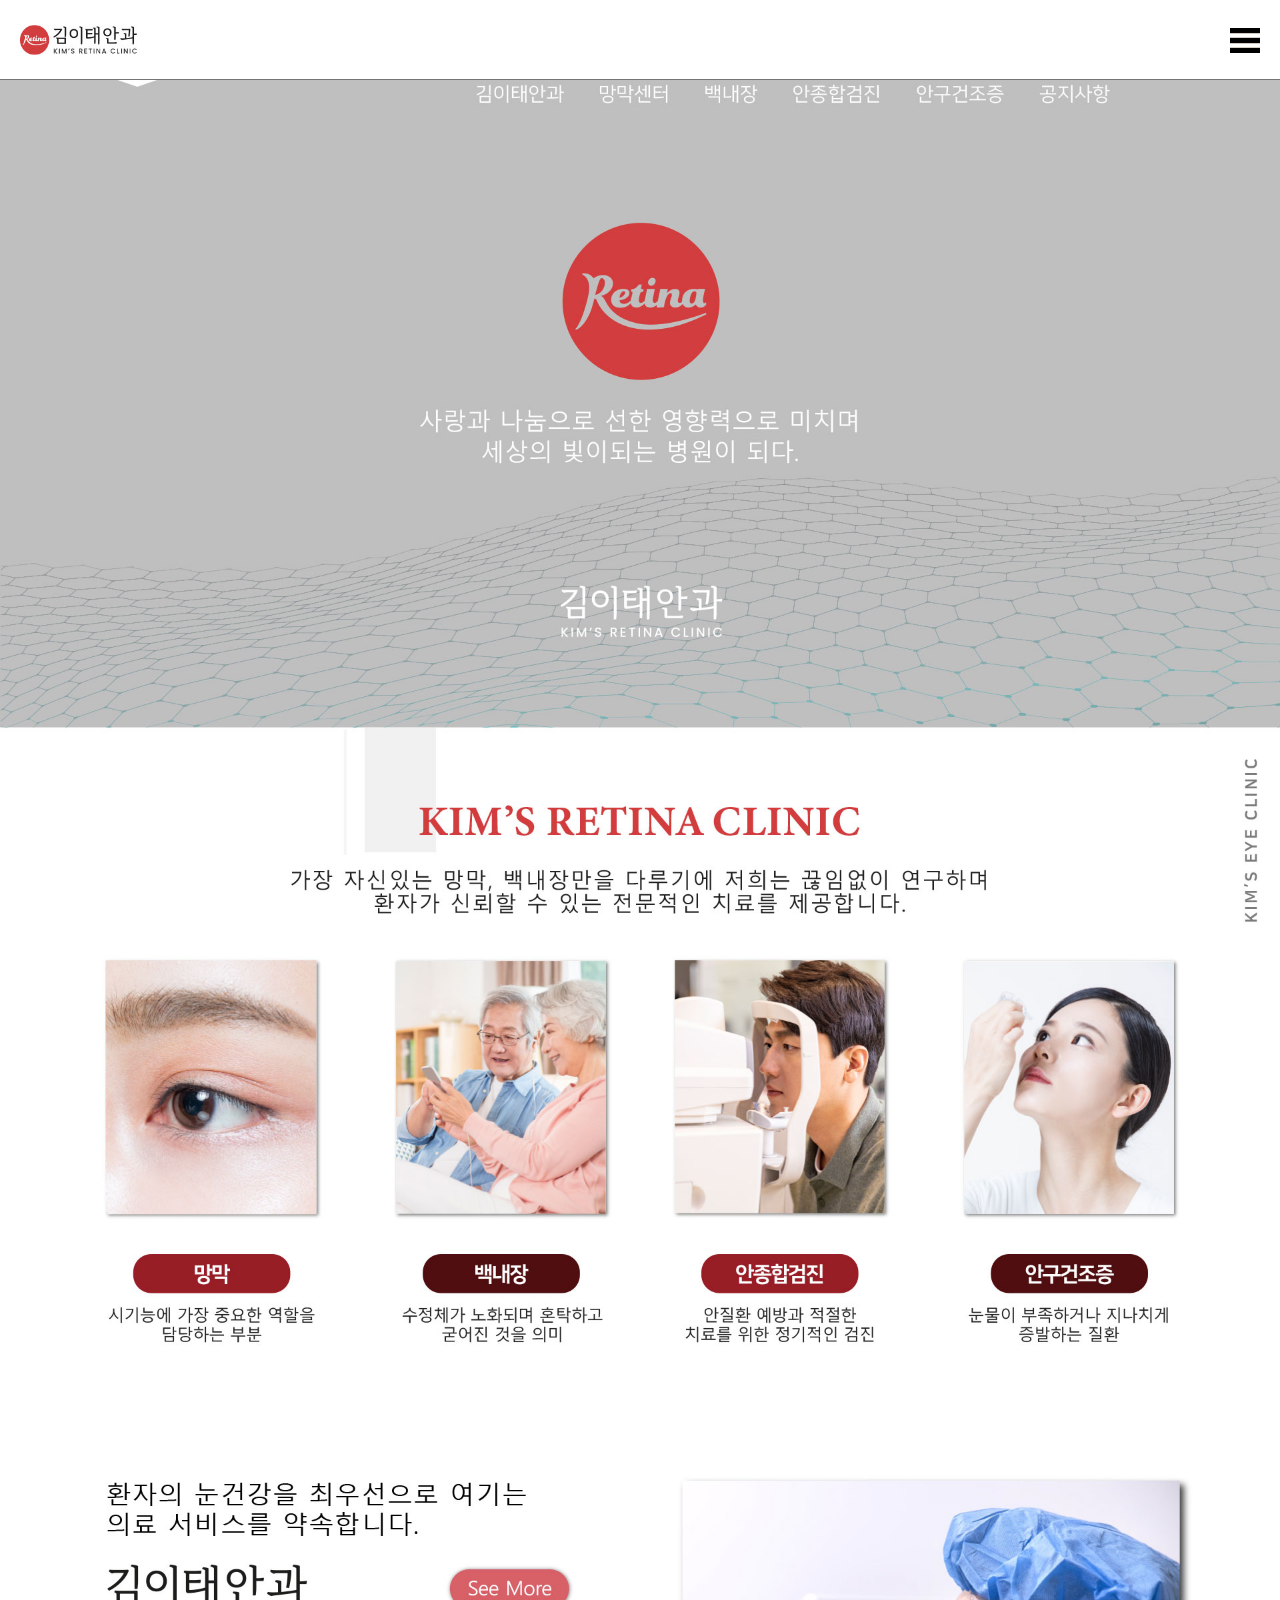
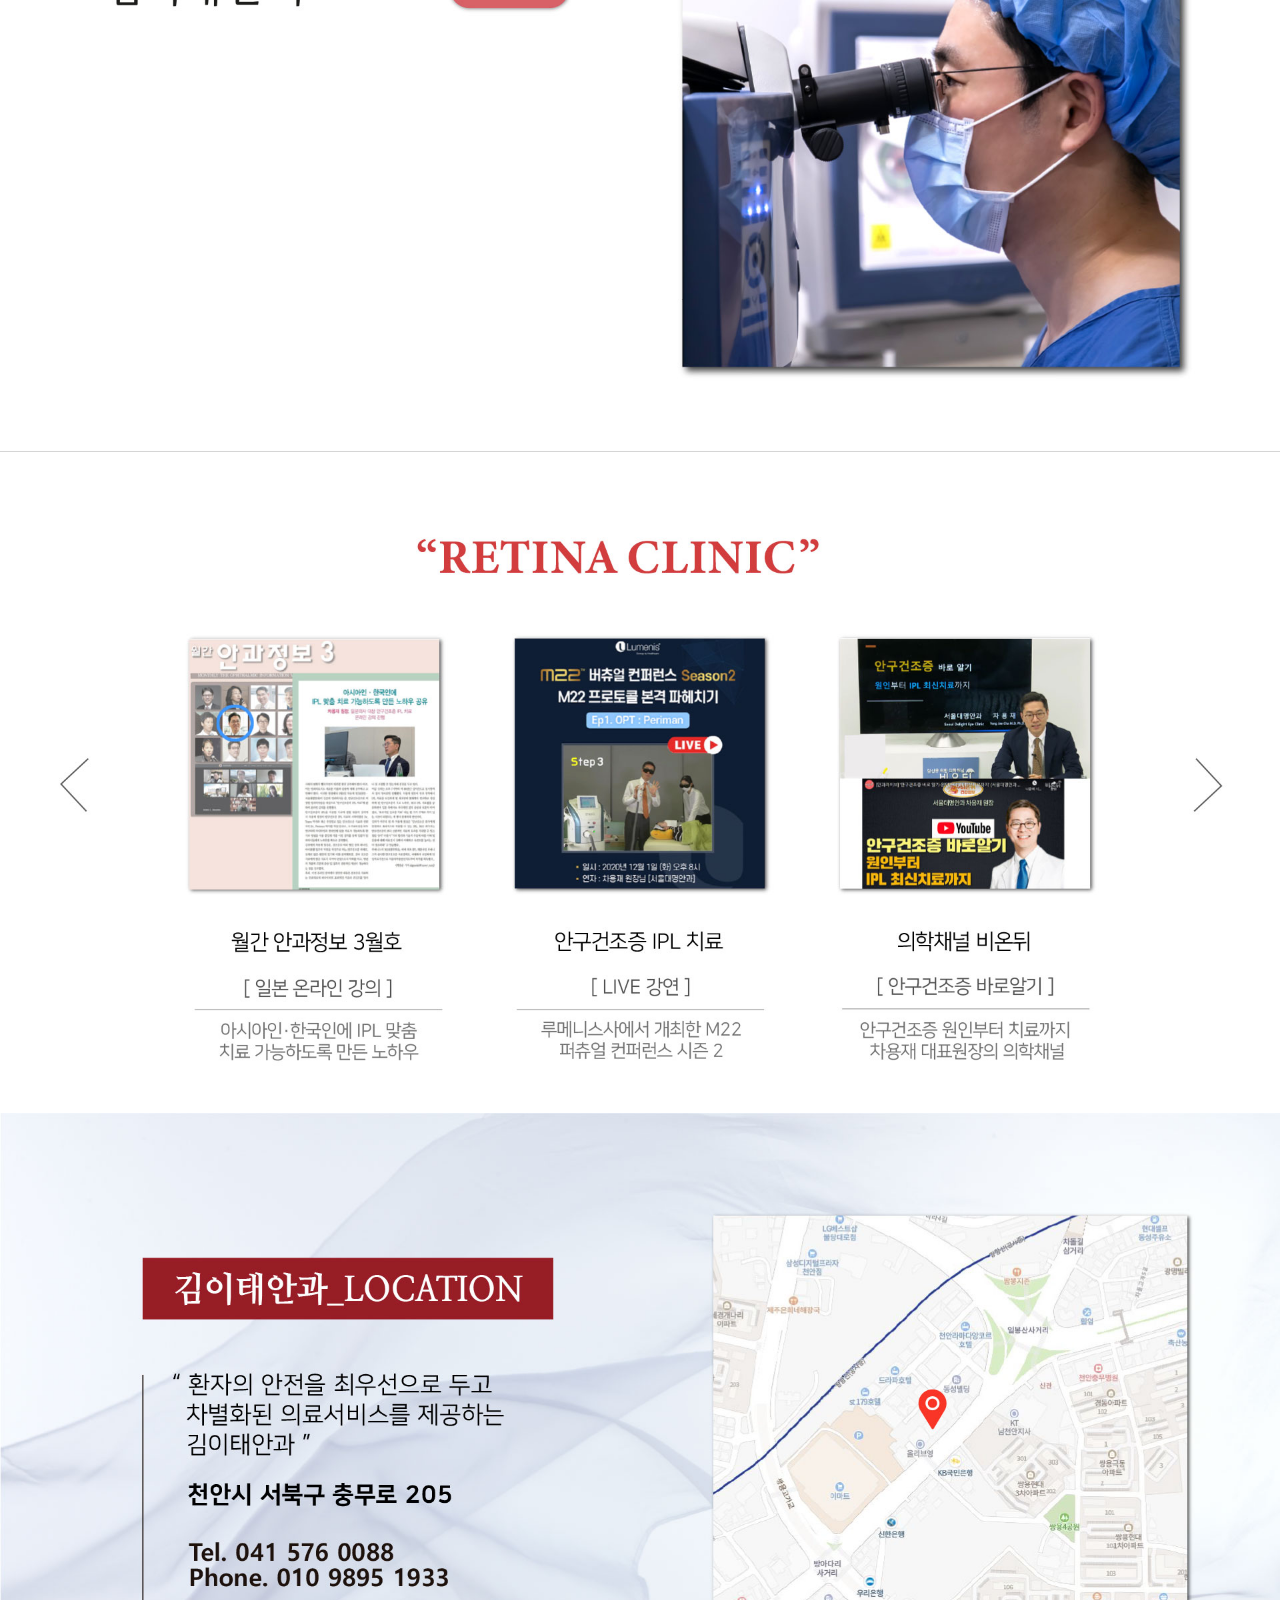
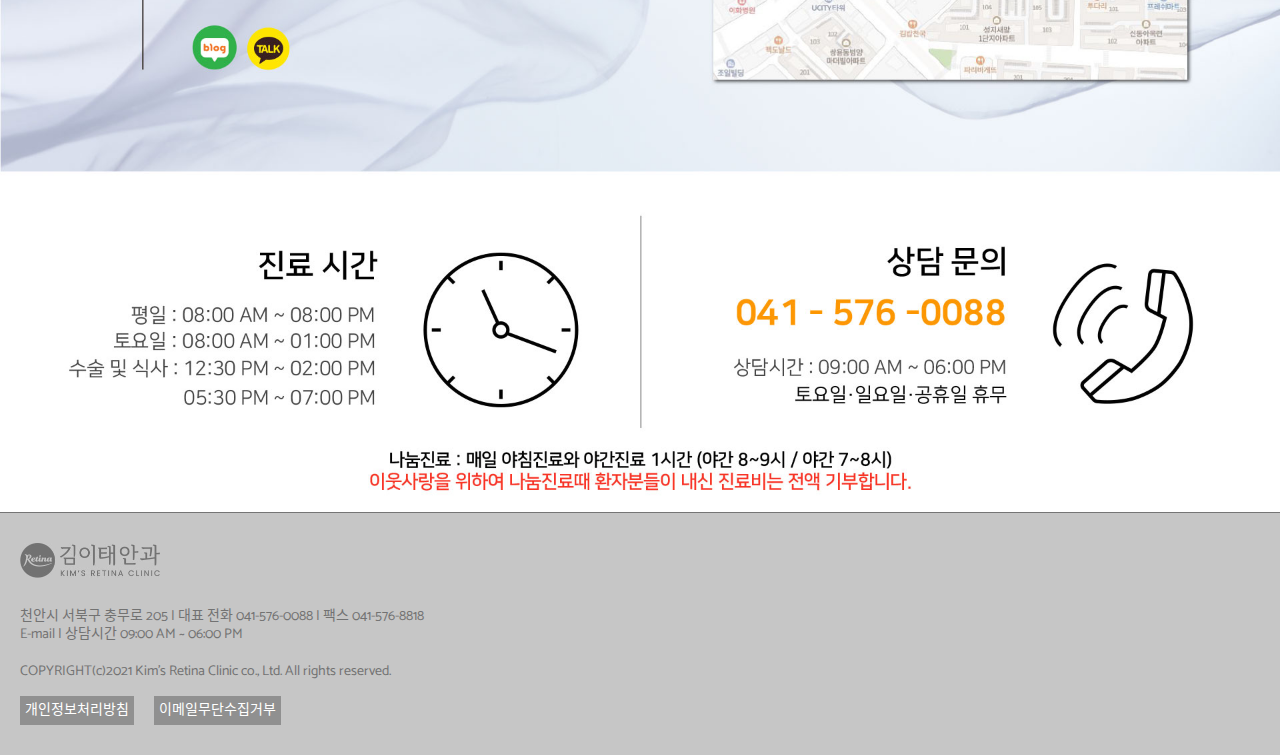
<file: index.html>
<!DOCTYPE html>
<html lang="ko" class="mains">
<head>
<meta charset="utf-8">
<meta name="viewport" content="width=device-width, initial-scale=1.0, maximum-scale=1.0, user-scalable=no">
<meta name="description" content="">
<meta name="keywords"    content="">
<title>김태안안과</title>
<link rel="stylesheet" href="https://unpkg.com/swiper/swiper-bundle.min.css"/>
<link rel="stylesheet" type="text/css" href="./common/css/common.css">
</head>
<body>
<div id="wrap">
	<div class="header">
    <div class="head">
      <h1><a href="./index.html"><img src="./images/common/logo.jpg" alt=""></a></h1>
      <div class="mobile">        
        <ul>
          <li><a href="당뇨망막증.html">당뇨망막증</a></li>
          <li><a href="황반변성.html">황반변성</a></li>
          <li><a href="망막혈관폐쇄증.html">망막혈관폐쇄증</a></li>
          <li><a href="망막전막.html">망막전막</a></li>
          <li><a href="황반원공.html">황반원공</a></li>
          <li><a href="중심성장액망막병증.html">중심성장액망막병증</a></li>
          <li><a href="망막박리.html">망막박리</a></li>
          <li><a href="백내장.html">백내장</a></li>
        </ul>
      </div>
      <button type="button" class="mo_btn"></button>
    </div>
  </div>
  <div class="content">
    <div class="imgs"><img src="./images/main/img_main01.jpg" alt=""></div>
    <div class="imgs"><img src="./images/main/img_main02.jpg" alt=""></div>
    <div class="imgs">
      <img src="./images/main/img_main03.jpg" alt="" usemap="#image-map">
      <map name="image-map">
        <area target="_blank" alt="1" title="1" href="1" coords="667,258,868,337" shape="rect">
      </map>
    </div>
    <div class="imgs"><img src="./images/main/img_main04.jpg" alt=""></div>
    <div class="imgs"><img src="./images/main/img_main05.jpg" alt=""></div>
    <div class="imgs"><img src="./images/main/img_main06.jpg" alt=""></div>
  </div>
  <div class="footer">
    <div class="foot">
      <h2><img src="./images/common/logo_footer.jpg" alt=""></h2>
      <p>
        천안시 서북구 충무로 205 | 대표 전화 041-576-0088 | 팩스 041-576-8818<br/>
        E-mail | 상담시간 09:00 AM ~ 06:00 PM<br/><br/>
        COPYRIGHT(c)2021 Kim's Retina Clinic co., Ltd. All rights reserved.
      </p>
      <div class="btns">
        <a href="#">개인정보처리방침</a>
        <a href="#">이메일무단수집거부</a>
      </div>
    </div>
  </div>
</div>


<script src="./common/js/jquery.js"></script>
<script src="./common/js/common.js"></script>
<script src="http://mattstow.com/experiment/responsive-image-maps/jquery.rwdImageMaps.min.js"></script>
<script>
	$(function(){
    $('img[usemap]').rwdImageMaps();
  });
</script>
</body>
</html>
</file>
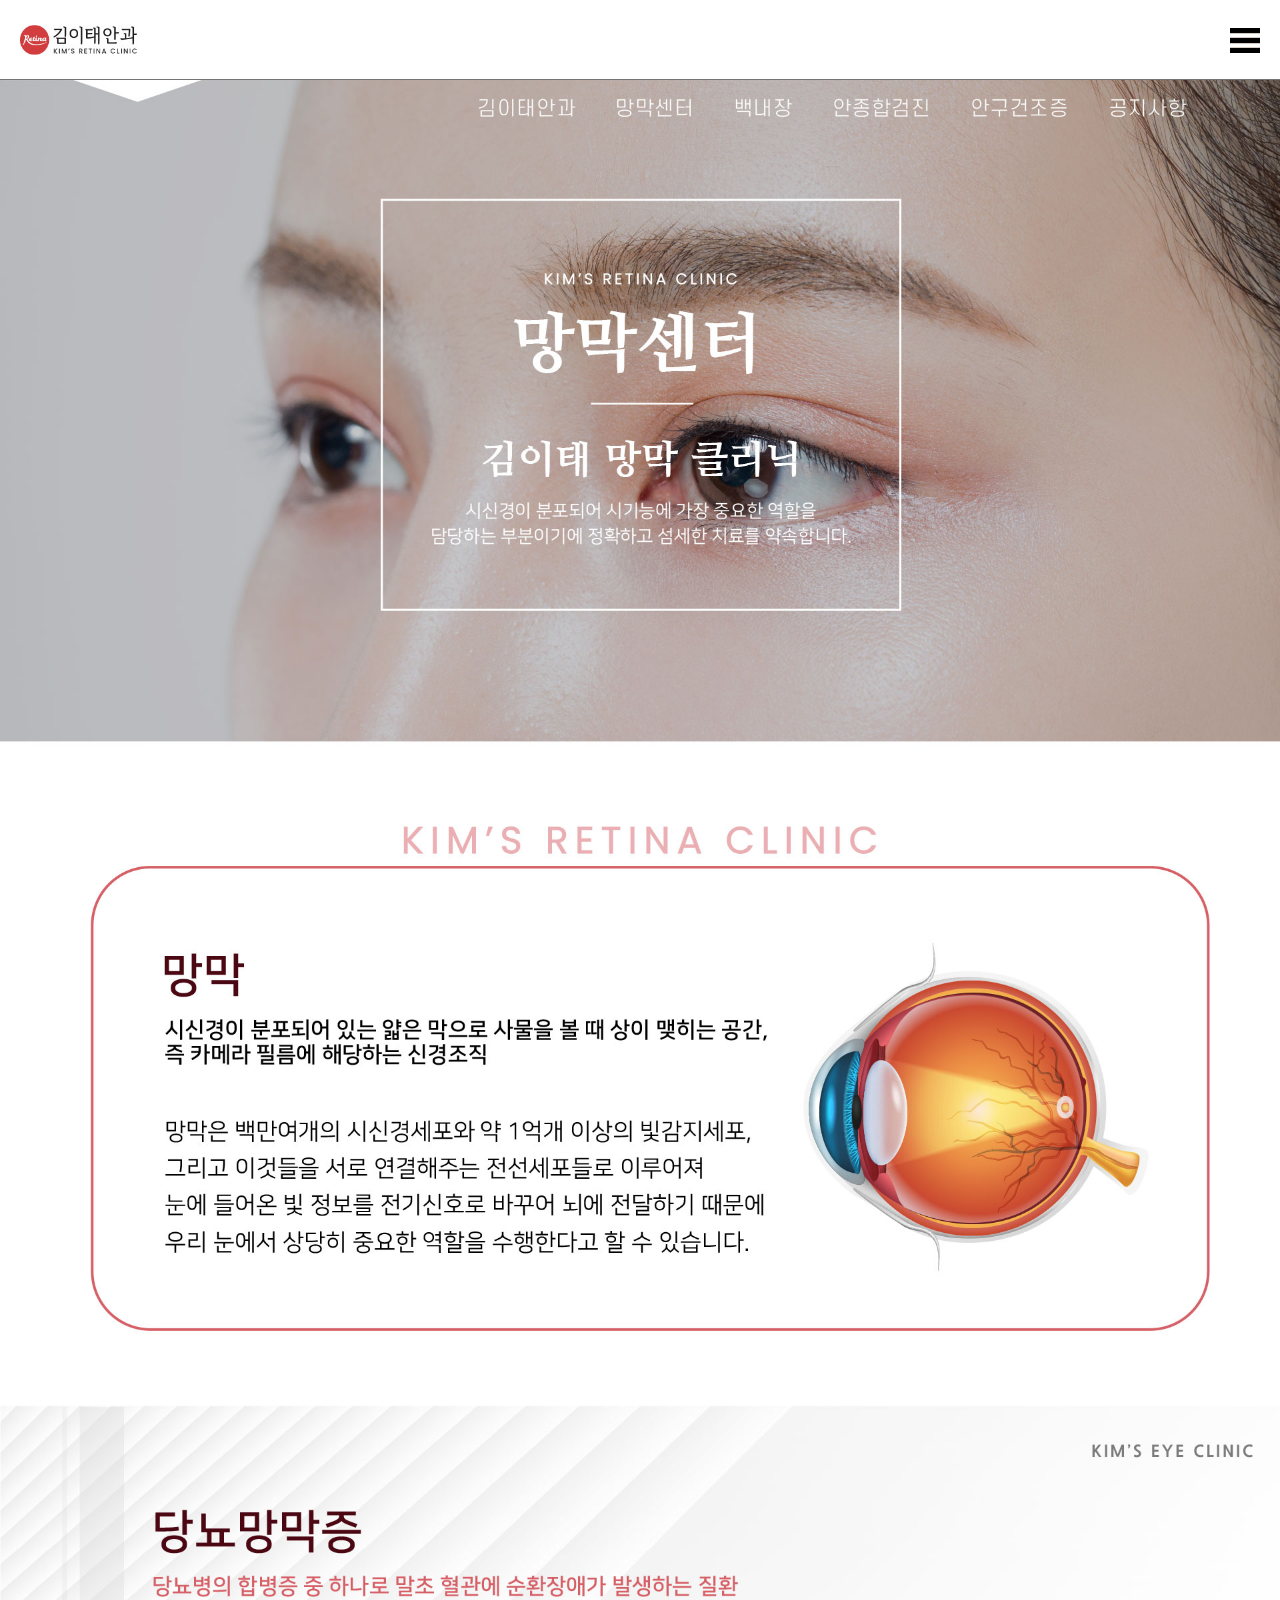
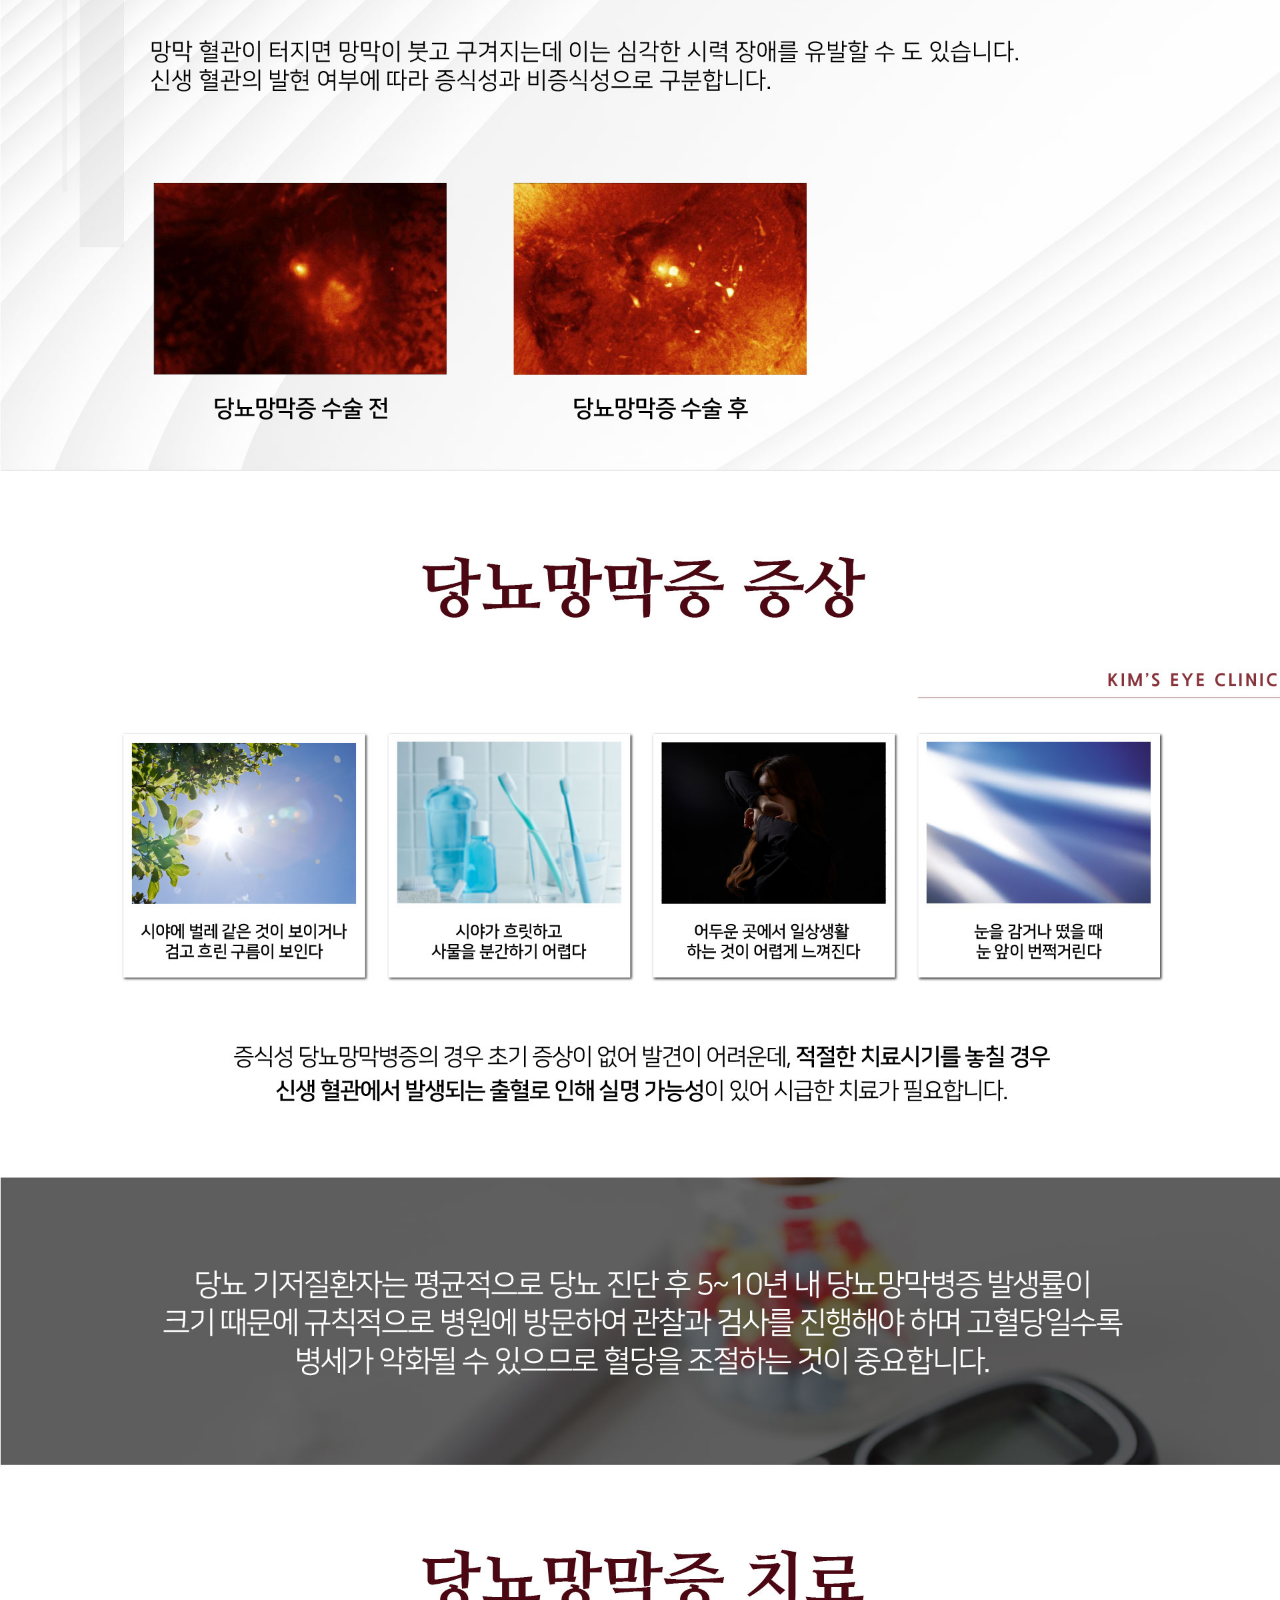
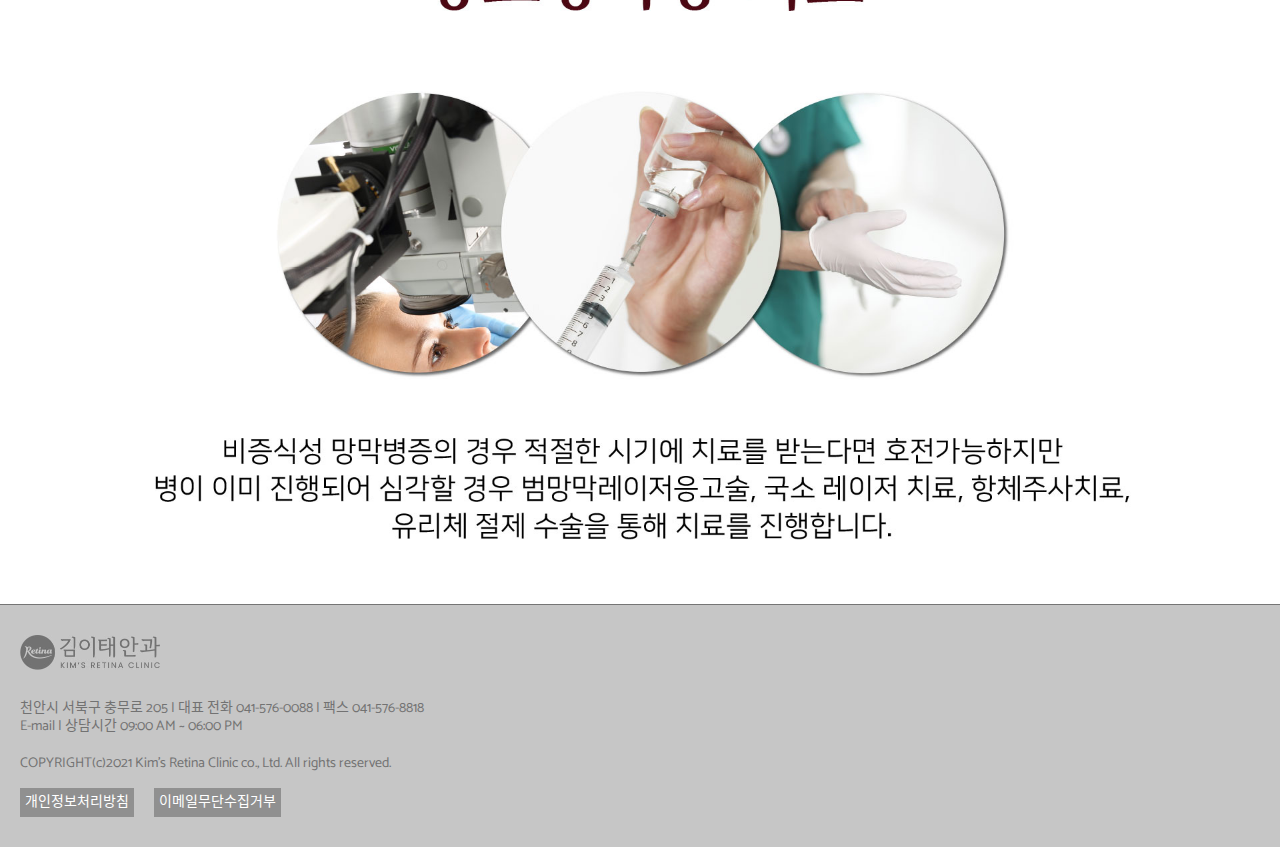
<file: 당뇨망막증.html>
<!DOCTYPE html>
<html lang="ko" class="mains">
<head>
<meta charset="utf-8">
<meta name="viewport" content="width=device-width, initial-scale=1.0, maximum-scale=1.0, user-scalable=no">
<meta name="description" content="">
<meta name="keywords"    content="">
<title>김태안안과</title>
<link rel="stylesheet" href="https://unpkg.com/swiper/swiper-bundle.min.css"/>
<link rel="stylesheet" type="text/css" href="./common/css/common.css">
</head>
<body>
<div id="wrap">
	<div class="header">
    <div class="head">
      <h1><a href="./index.html"><img src="./images/common/logo.jpg" alt=""></a></h1>
      <div class="mobile">        
        <ul>
          <li><a href="당뇨망막증.html">당뇨망막증</a></li>
          <li><a href="황반변성.html">황반변성</a></li>
          <li><a href="망막혈관폐쇄증.html">망막혈관폐쇄증</a></li>
          <li><a href="망막전막.html">망막전막</a></li>
          <li><a href="황반원공.html">황반원공</a></li>
          <li><a href="중심성장액망막병증.html">중심성장액망막병증</a></li>
          <li><a href="망막박리.html">망막박리</a></li>
          <li><a href="백내장.html">백내장</a></li>
        </ul>
      </div>
      <button type="button" class="mo_btn"></button>
    </div>
  </div>
  <div class="content">
    <div class="imgs"><img src="./images/img_sub01_01.jpg" alt=""></div>
    <div class="imgs"><img src="./images/img_sub01_02.jpg" alt=""></div>
    <div class="imgs"><img src="./images/img_sub01_03.jpg" alt=""></div>
    <div class="imgs"><img src="./images/img_sub01_04.jpg" alt=""></div>
    <div class="imgs"><img src="./images/img_sub01_05.jpg" alt=""></div>
  </div>
  <div class="footer">
    <div class="foot">
      <h2><img src="./images/common/logo_footer.jpg" alt=""></h2>
      <p>
        천안시 서북구 충무로 205 | 대표 전화 041-576-0088 | 팩스 041-576-8818<br/>
        E-mail | 상담시간 09:00 AM ~ 06:00 PM<br/><br/>
        COPYRIGHT(c)2021 Kim's Retina Clinic co., Ltd. All rights reserved.
      </p>
      <div class="btns">
        <a href="#">개인정보처리방침</a>
        <a href="#">이메일무단수집거부</a>
      </div>
    </div>
  </div>
</div>


<script src="./common/js/jquery.js"></script>
<script src="./common/js/common.js"></script>
<script src="http://mattstow.com/experiment/responsive-image-maps/jquery.rwdImageMaps.min.js"></script>
<script>
	$(function(){
    $('img[usemap]').rwdImageMaps();
  });
</script>
</body>
</html>
</file>
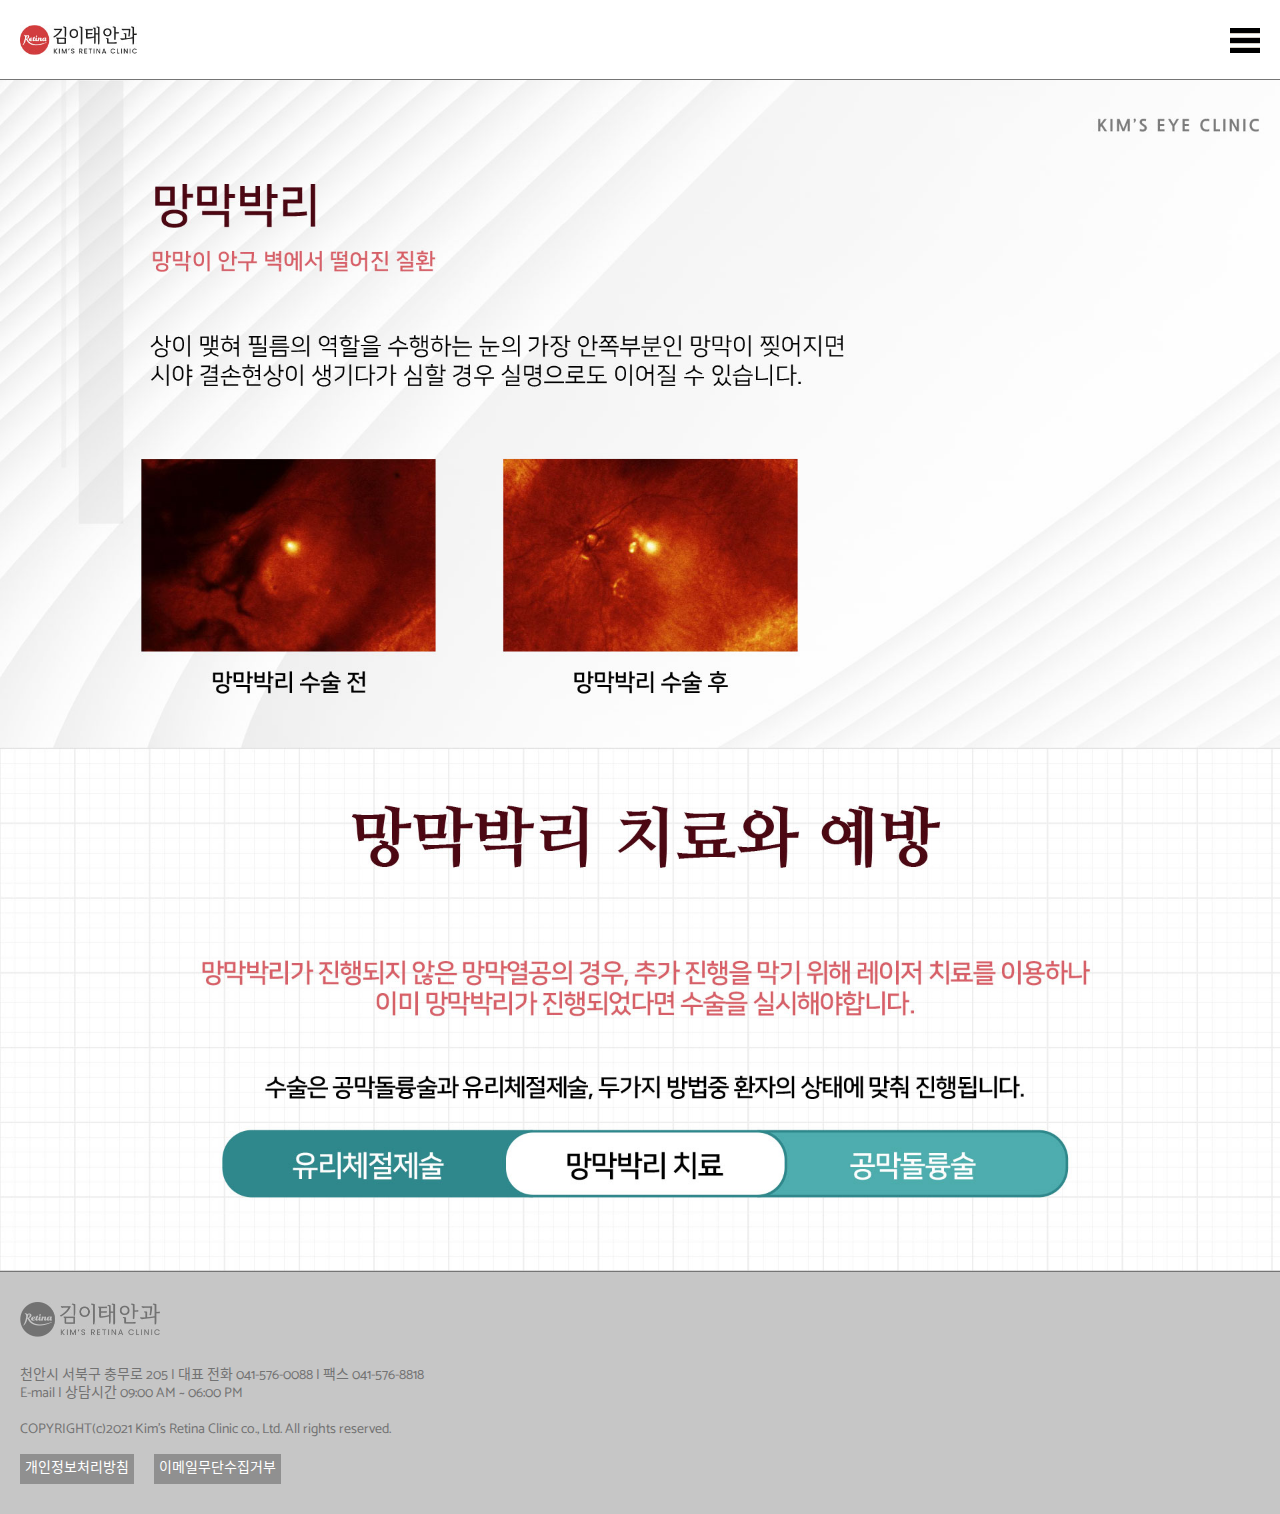
<file: 망막박리.html>
<!DOCTYPE html>
<html lang="ko" class="mains">
<head>
<meta charset="utf-8">
<meta name="viewport" content="width=device-width, initial-scale=1.0, maximum-scale=1.0, user-scalable=no">
<meta name="description" content="">
<meta name="keywords"    content="">
<title>김태안안과</title>
<link rel="stylesheet" href="https://unpkg.com/swiper/swiper-bundle.min.css"/>
<link rel="stylesheet" type="text/css" href="./common/css/common.css">
</head>
<body>
<div id="wrap">
	<div class="header">
    <div class="head">
      <h1><a href="./index.html"><img src="./images/common/logo.jpg" alt=""></a></h1>
      <div class="mobile">        
        <ul>
          <li><a href="당뇨망막증.html">당뇨망막증</a></li>
          <li><a href="황반변성.html">황반변성</a></li>
          <li><a href="망막혈관폐쇄증.html">망막혈관폐쇄증</a></li>
          <li><a href="망막전막.html">망막전막</a></li>
          <li><a href="황반원공.html">황반원공</a></li>
          <li><a href="중심성장액망막병증.html">중심성장액망막병증</a></li>
          <li><a href="망막박리.html">망막박리</a></li>
          <li><a href="백내장.html">백내장</a></li>
        </ul>
      </div>
      <button type="button" class="mo_btn"></button>
    </div>
  </div>
  <div class="content">
    <div class="imgs"><img src="./images/img_sub07_01.jpg" alt=""></div>
    <div class="imgs"><img src="./images/img_sub07_02.jpg" alt=""></div>
  </div>
  <div class="footer">
    <div class="foot">
      <h2><img src="./images/common/logo_footer.jpg" alt=""></h2>
      <p>
        천안시 서북구 충무로 205 | 대표 전화 041-576-0088 | 팩스 041-576-8818<br/>
        E-mail | 상담시간 09:00 AM ~ 06:00 PM<br/><br/>
        COPYRIGHT(c)2021 Kim's Retina Clinic co., Ltd. All rights reserved.
      </p>
      <div class="btns">
        <a href="#">개인정보처리방침</a>
        <a href="#">이메일무단수집거부</a>
      </div>
    </div>
  </div>
</div>


<script src="./common/js/jquery.js"></script>
<script src="./common/js/common.js"></script>
<script src="http://mattstow.com/experiment/responsive-image-maps/jquery.rwdImageMaps.min.js"></script>
<script>
	$(function(){
    $('img[usemap]').rwdImageMaps();
  });
</script>
</body>
</html>
</file>
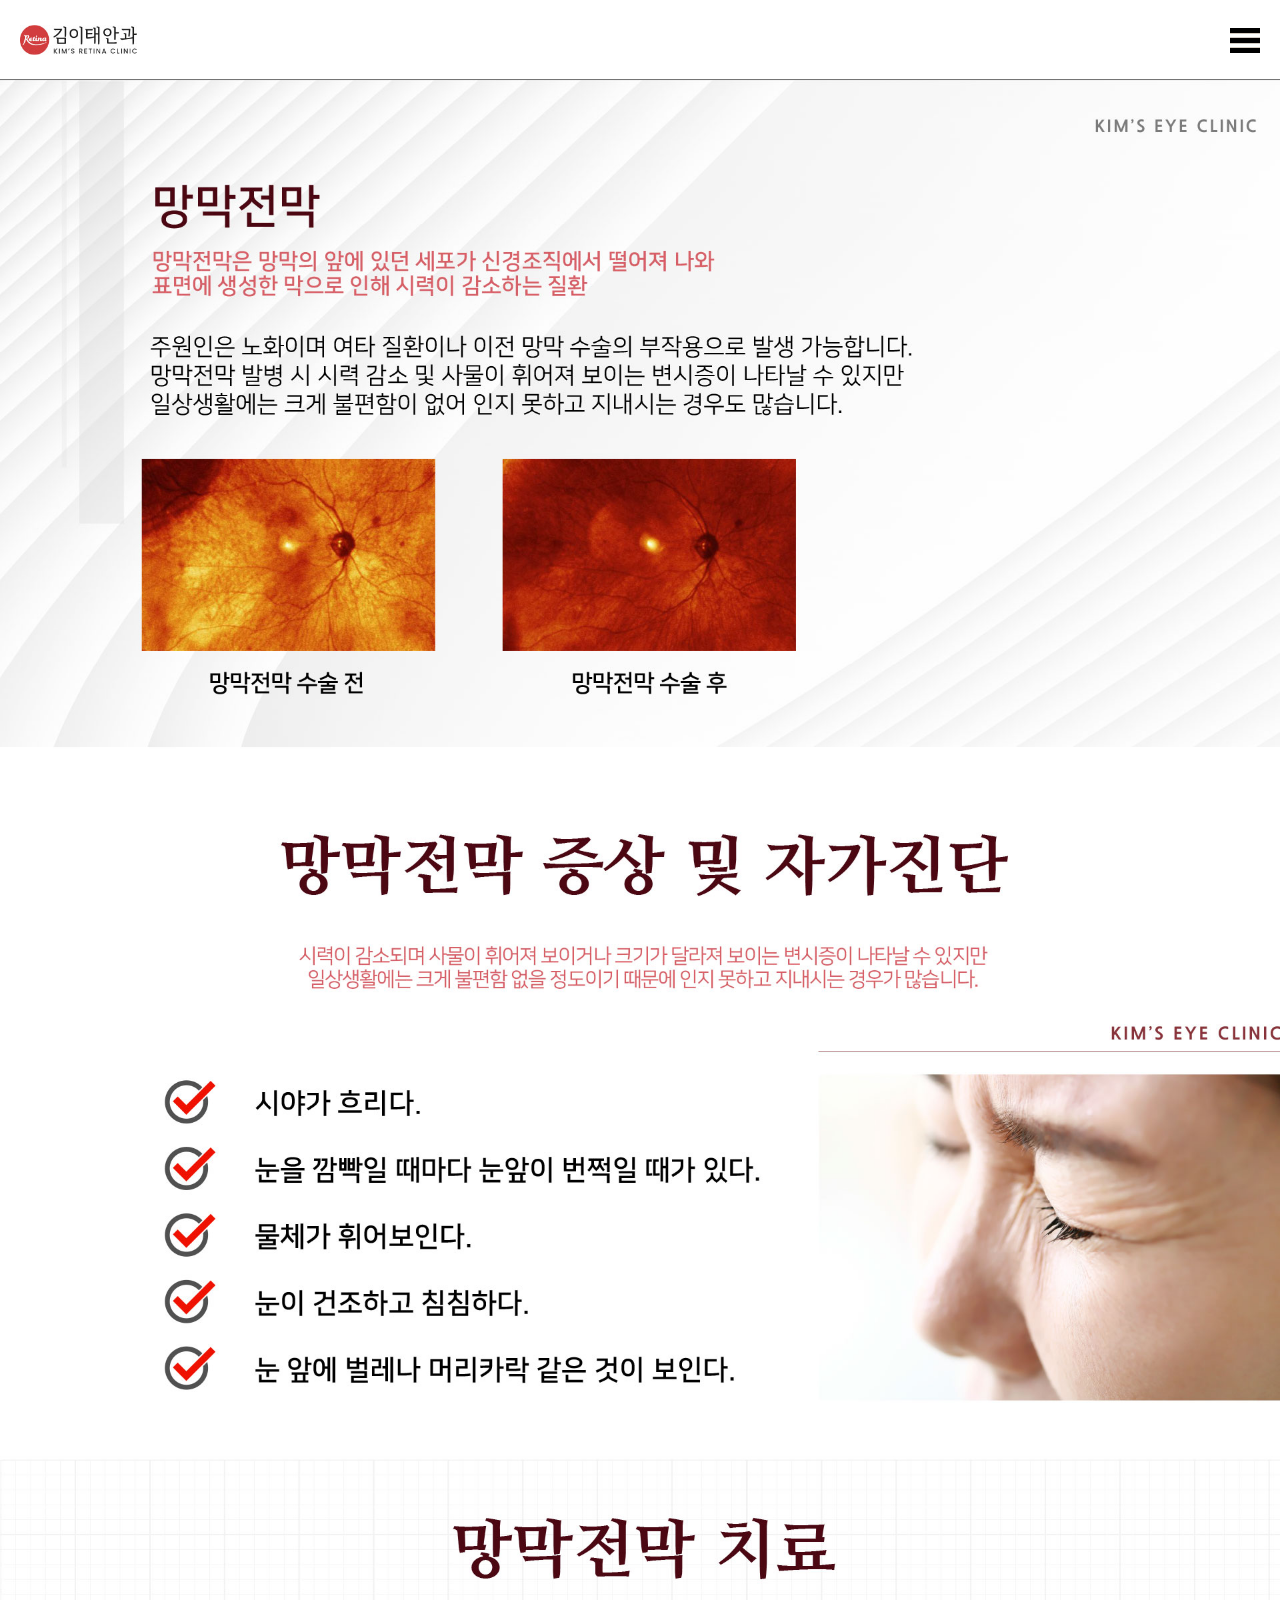
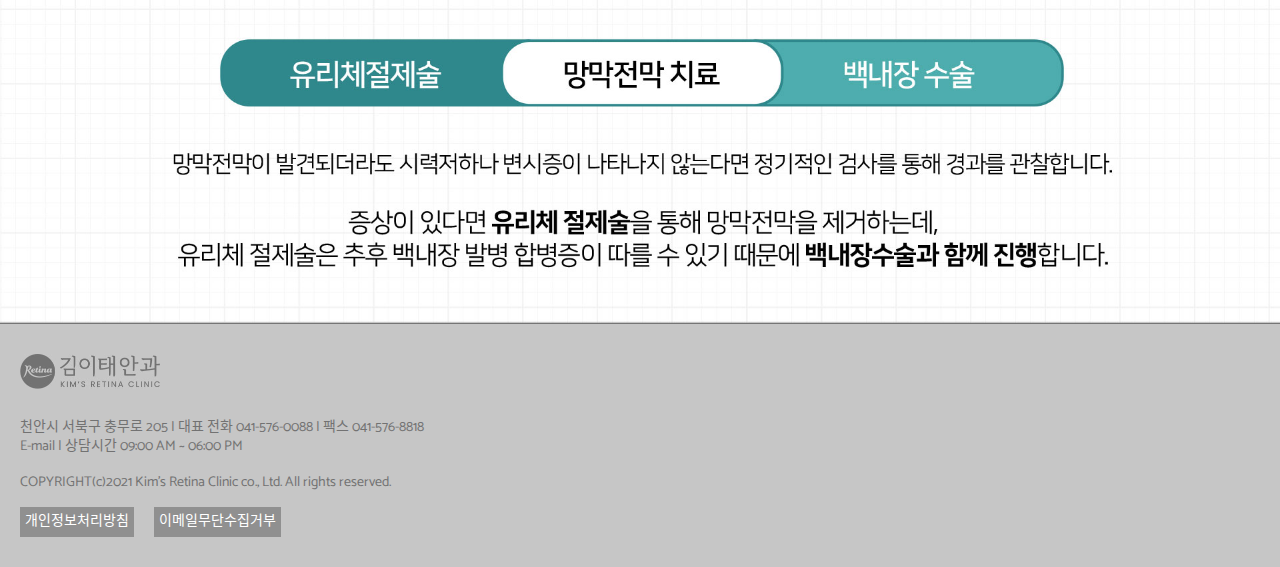
<file: 망막전막.html>
<!DOCTYPE html>
<html lang="ko" class="mains">
<head>
<meta charset="utf-8">
<meta name="viewport" content="width=device-width, initial-scale=1.0, maximum-scale=1.0, user-scalable=no">
<meta name="description" content="">
<meta name="keywords"    content="">
<title>김태안안과</title>
<link rel="stylesheet" href="https://unpkg.com/swiper/swiper-bundle.min.css"/>
<link rel="stylesheet" type="text/css" href="./common/css/common.css">
</head>
<body>
<div id="wrap">
	<div class="header">
    <div class="head">
      <h1><a href="./index.html"><img src="./images/common/logo.jpg" alt=""></a></h1>
      <div class="mobile">        
        <ul>
          <li><a href="당뇨망막증.html">당뇨망막증</a></li>
          <li><a href="황반변성.html">황반변성</a></li>
          <li><a href="망막혈관폐쇄증.html">망막혈관폐쇄증</a></li>
          <li><a href="망막전막.html">망막전막</a></li>
          <li><a href="황반원공.html">황반원공</a></li>
          <li><a href="중심성장액망막병증.html">중심성장액망막병증</a></li>
          <li><a href="망막박리.html">망막박리</a></li>
          <li><a href="백내장.html">백내장</a></li>
        </ul>
      </div>
      <button type="button" class="mo_btn"></button>
    </div>
  </div>
  <div class="content">
    <div class="imgs"><img src="./images/img_sub04_01.jpg" alt=""></div>
    <div class="imgs"><img src="./images/img_sub04_02.jpg" alt=""></div>
  </div>
  <div class="footer">
    <div class="foot">
      <h2><img src="./images/common/logo_footer.jpg" alt=""></h2>
      <p>
        천안시 서북구 충무로 205 | 대표 전화 041-576-0088 | 팩스 041-576-8818<br/>
        E-mail | 상담시간 09:00 AM ~ 06:00 PM<br/><br/>
        COPYRIGHT(c)2021 Kim's Retina Clinic co., Ltd. All rights reserved.
      </p>
      <div class="btns">
        <a href="#">개인정보처리방침</a>
        <a href="#">이메일무단수집거부</a>
      </div>
    </div>
  </div>
</div>


<script src="./common/js/jquery.js"></script>
<script src="./common/js/common.js"></script>
<script src="http://mattstow.com/experiment/responsive-image-maps/jquery.rwdImageMaps.min.js"></script>
<script>
	$(function(){
    $('img[usemap]').rwdImageMaps();
  });
</script>
</body>
</html>
</file>
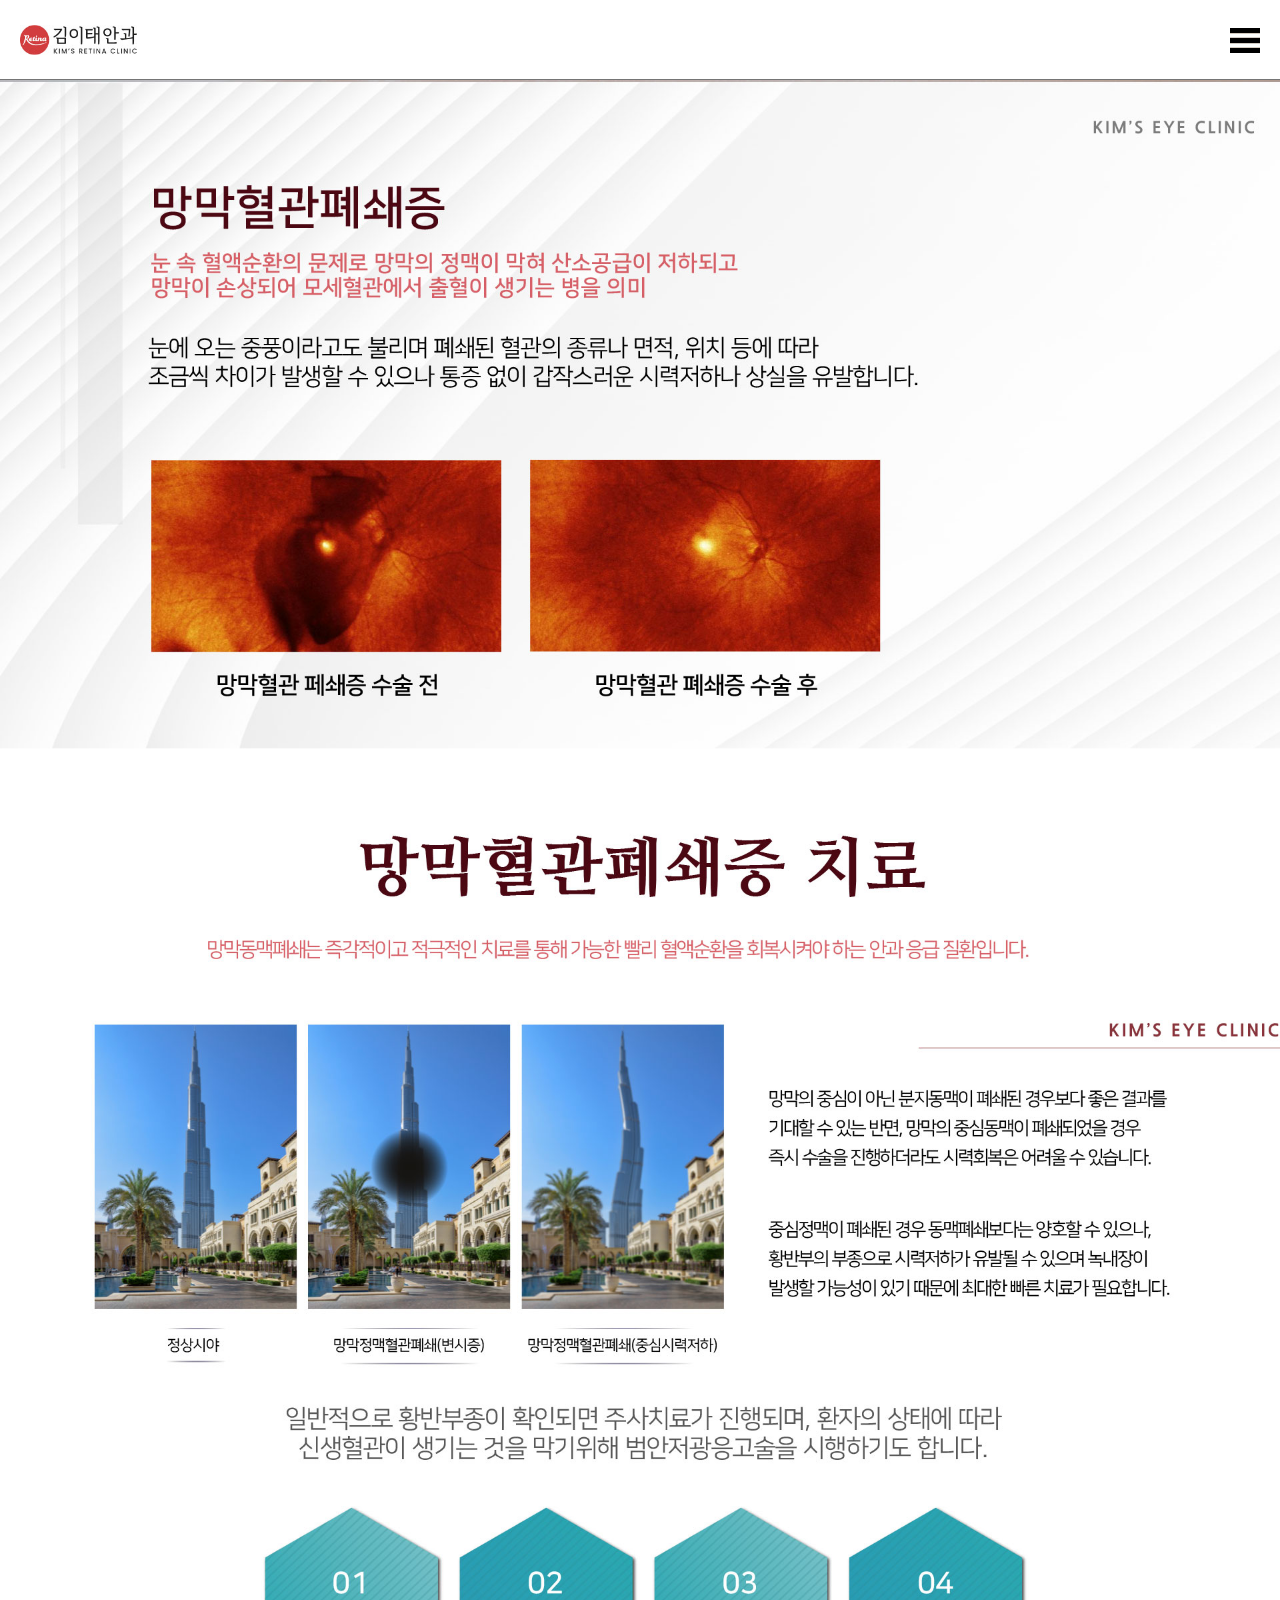
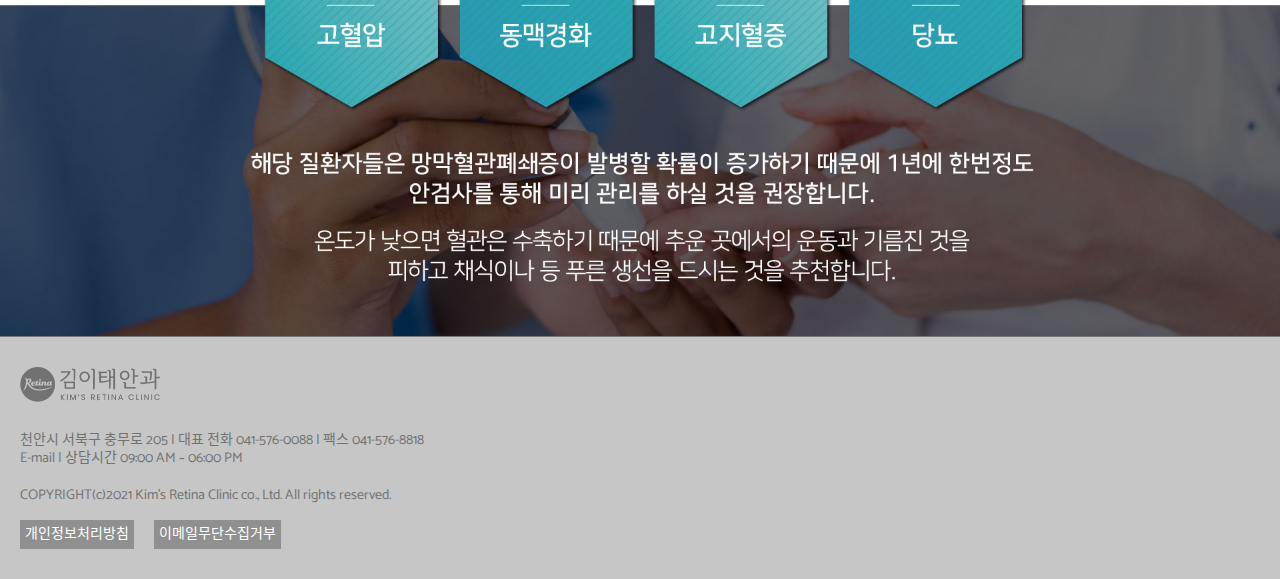
<file: 망막혈관폐쇄증.html>
<!DOCTYPE html>
<html lang="ko" class="mains">
<head>
<meta charset="utf-8">
<meta name="viewport" content="width=device-width, initial-scale=1.0, maximum-scale=1.0, user-scalable=no">
<meta name="description" content="">
<meta name="keywords"    content="">
<title>김태안안과</title>
<link rel="stylesheet" href="https://unpkg.com/swiper/swiper-bundle.min.css"/>
<link rel="stylesheet" type="text/css" href="./common/css/common.css">
</head>
<body>
<div id="wrap">
	<div class="header">
    <div class="head">
      <h1><a href="./index.html"><img src="./images/common/logo.jpg" alt=""></a></h1>
      <div class="mobile">        
        <ul>
          <li><a href="당뇨망막증.html">당뇨망막증</a></li>
          <li><a href="황반변성.html">황반변성</a></li>
          <li><a href="망막혈관폐쇄증.html">망막혈관폐쇄증</a></li>
          <li><a href="망막전막.html">망막전막</a></li>
          <li><a href="황반원공.html">황반원공</a></li>
          <li><a href="중심성장액망막병증.html">중심성장액망막병증</a></li>
          <li><a href="망막박리.html">망막박리</a></li>
          <li><a href="백내장.html">백내장</a></li>
        </ul>
      </div>
      <button type="button" class="mo_btn"></button>
    </div>
  </div>
  <div class="content">
    <div class="imgs"><img src="./images/img_sub03_01.jpg" alt=""></div>
    <div class="imgs"><img src="./images/img_sub03_02.jpg" alt=""></div>
  </div>
  <div class="footer">
    <div class="foot">
      <h2><img src="./images/common/logo_footer.jpg" alt=""></h2>
      <p>
        천안시 서북구 충무로 205 | 대표 전화 041-576-0088 | 팩스 041-576-8818<br/>
        E-mail | 상담시간 09:00 AM ~ 06:00 PM<br/><br/>
        COPYRIGHT(c)2021 Kim's Retina Clinic co., Ltd. All rights reserved.
      </p>
      <div class="btns">
        <a href="#">개인정보처리방침</a>
        <a href="#">이메일무단수집거부</a>
      </div>
    </div>
  </div>
</div>


<script src="./common/js/jquery.js"></script>
<script src="./common/js/common.js"></script>
<script src="http://mattstow.com/experiment/responsive-image-maps/jquery.rwdImageMaps.min.js"></script>
<script>
	$(function(){
    $('img[usemap]').rwdImageMaps();
  });
</script>
</body>
</html>
</file>
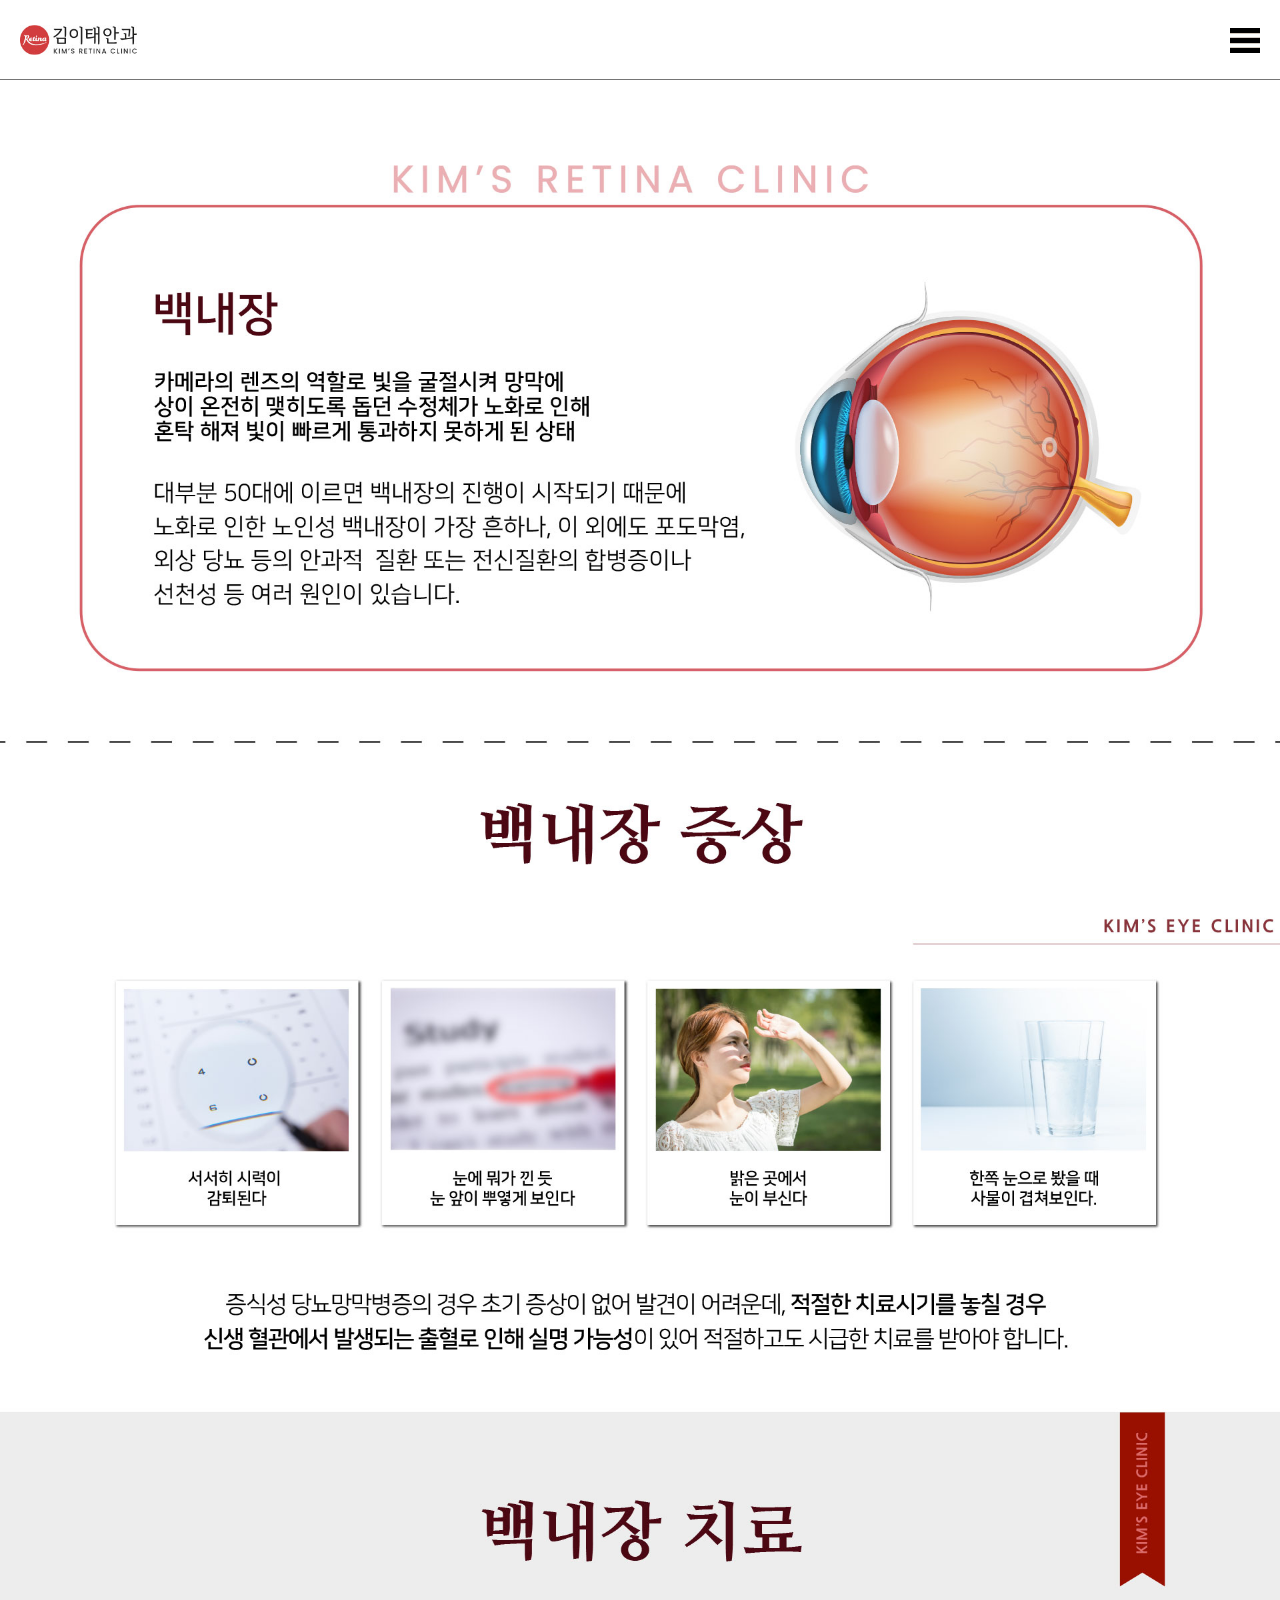
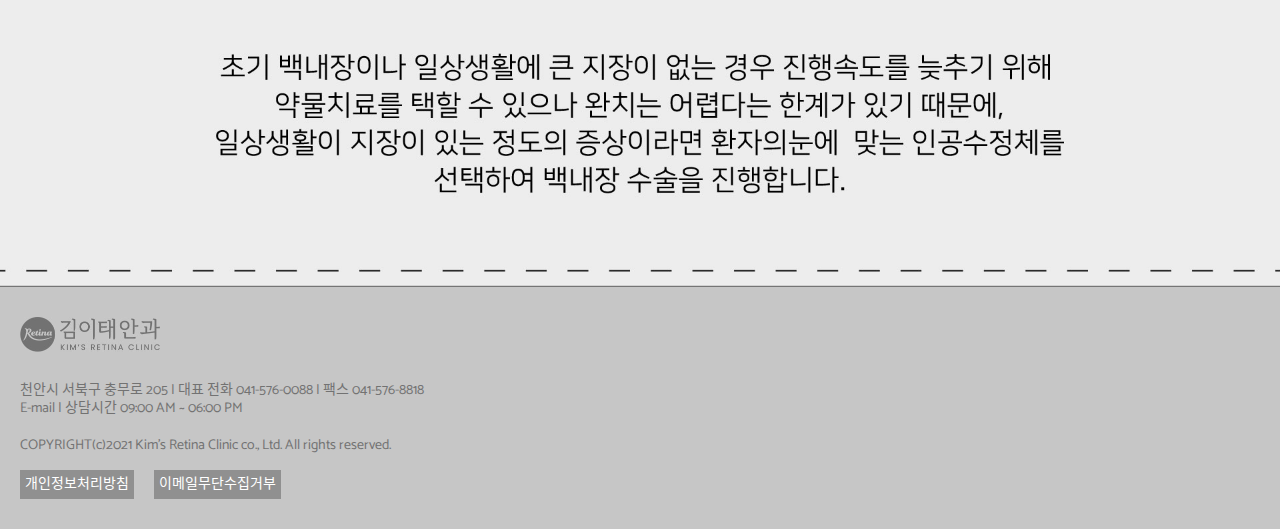
<file: 백내장.html>
<!DOCTYPE html>
<html lang="ko" class="mains">
<head>
<meta charset="utf-8">
<meta name="viewport" content="width=device-width, initial-scale=1.0, maximum-scale=1.0, user-scalable=no">
<meta name="description" content="">
<meta name="keywords"    content="">
<title>김태안안과</title>
<link rel="stylesheet" href="https://unpkg.com/swiper/swiper-bundle.min.css"/>
<link rel="stylesheet" type="text/css" href="./common/css/common.css">
</head>
<body>
<div id="wrap">
	<div class="header">
    <div class="head">
      <h1><a href="./index.html"><img src="./images/common/logo.jpg" alt=""></a></h1>
      <div class="mobile">        
        <ul>
          <li><a href="당뇨망막증.html">당뇨망막증</a></li>
          <li><a href="황반변성.html">황반변성</a></li>
          <li><a href="망막혈관폐쇄증.html">망막혈관폐쇄증</a></li>
          <li><a href="망막전막.html">망막전막</a></li>
          <li><a href="황반원공.html">황반원공</a></li>
          <li><a href="중심성장액망막병증.html">중심성장액망막병증</a></li>
          <li><a href="망막박리.html">망막박리</a></li>
          <li><a href="백내장.html">백내장</a></li>
        </ul>
      </div>
      <button type="button" class="mo_btn"></button>
    </div>
  </div>
  <div class="content">
    <div class="imgs"><img src="./images/img_sub08_01.jpg" alt=""></div>
    <div class="imgs"><img src="./images/img_sub08_02.jpg" alt=""></div>
  </div>
  <div class="footer">
    <div class="foot">
      <h2><img src="./images/common/logo_footer.jpg" alt=""></h2>
      <p>
        천안시 서북구 충무로 205 | 대표 전화 041-576-0088 | 팩스 041-576-8818<br/>
        E-mail | 상담시간 09:00 AM ~ 06:00 PM<br/><br/>
        COPYRIGHT(c)2021 Kim's Retina Clinic co., Ltd. All rights reserved.
      </p>
      <div class="btns">
        <a href="#">개인정보처리방침</a>
        <a href="#">이메일무단수집거부</a>
      </div>
    </div>
  </div>
</div>


<script src="./common/js/jquery.js"></script>
<script src="./common/js/common.js"></script>
<script src="http://mattstow.com/experiment/responsive-image-maps/jquery.rwdImageMaps.min.js"></script>
<script>
	$(function(){
    $('img[usemap]').rwdImageMaps();
  });
</script>
</body>
</html>
</file>
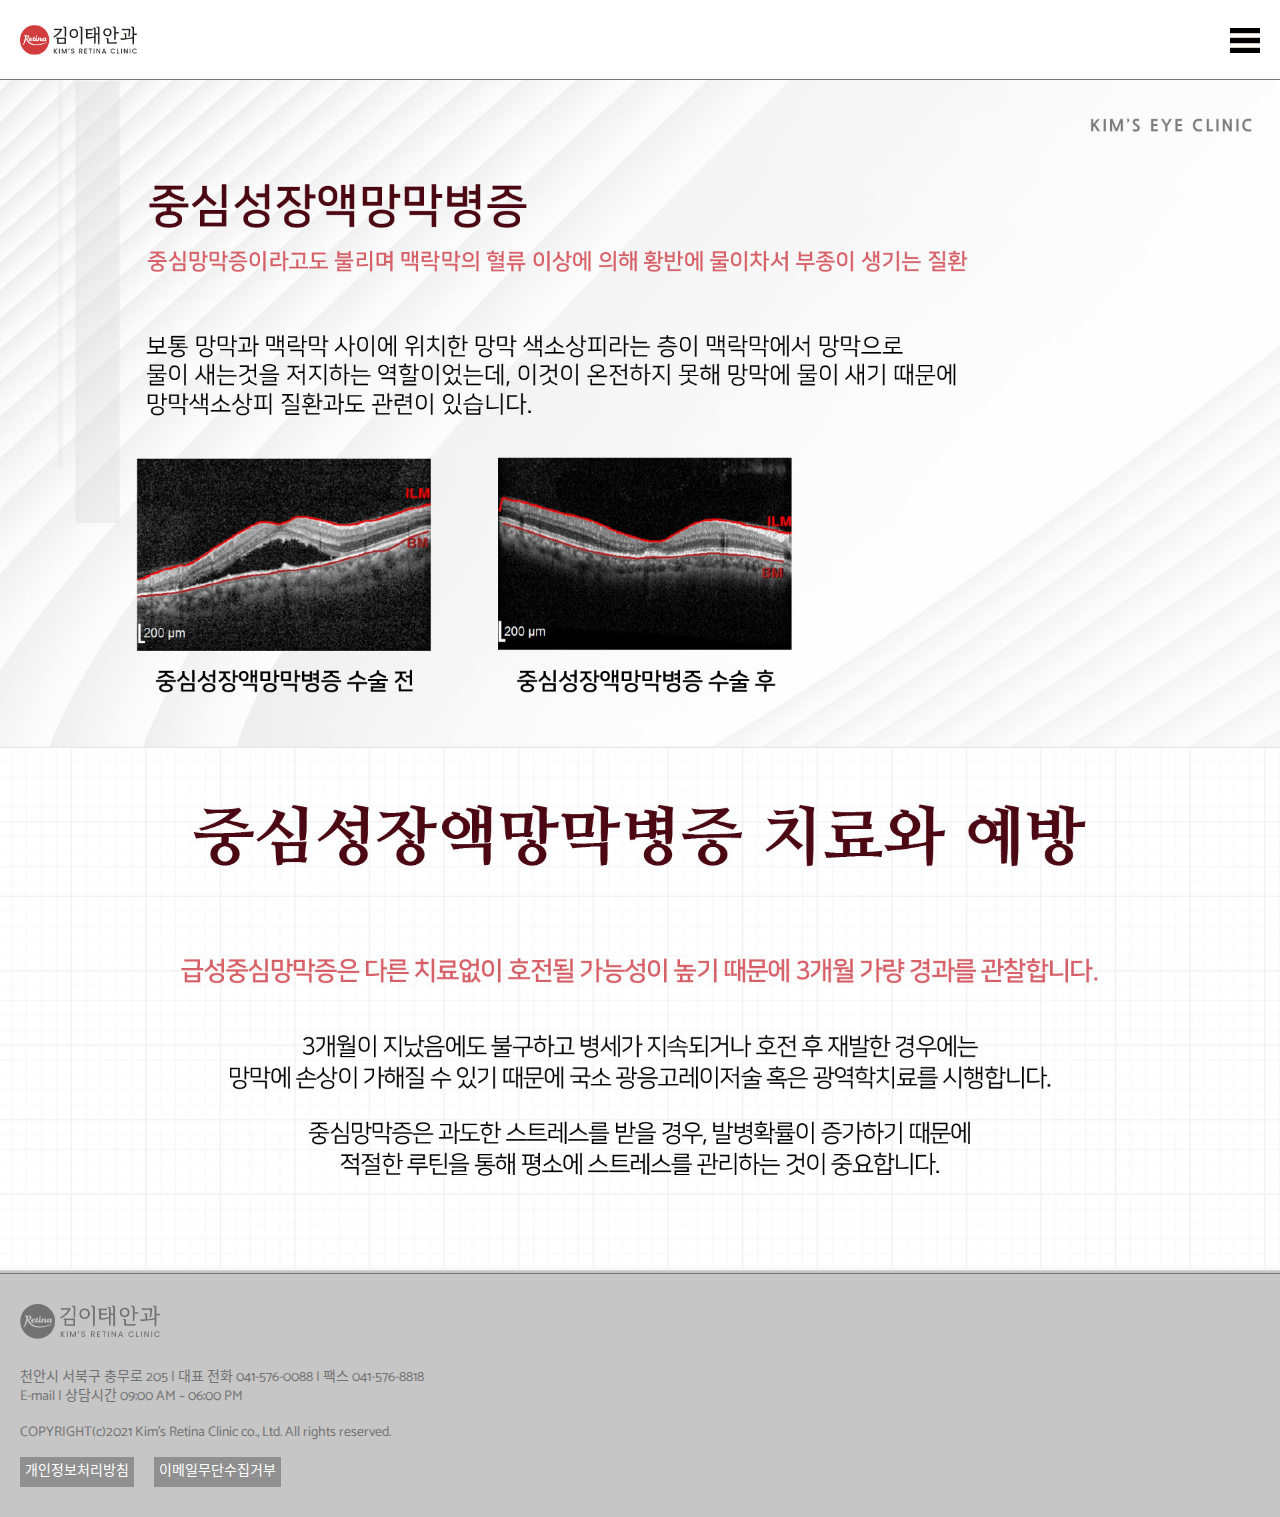
<file: 중심성장액망막병증.html>
<!DOCTYPE html>
<html lang="ko" class="mains">
<head>
<meta charset="utf-8">
<meta name="viewport" content="width=device-width, initial-scale=1.0, maximum-scale=1.0, user-scalable=no">
<meta name="description" content="">
<meta name="keywords"    content="">
<title>김태안안과</title>
<link rel="stylesheet" href="https://unpkg.com/swiper/swiper-bundle.min.css"/>
<link rel="stylesheet" type="text/css" href="./common/css/common.css">
</head>
<body>
<div id="wrap">
	<div class="header">
    <div class="head">
      <h1><a href="./index.html"><img src="./images/common/logo.jpg" alt=""></a></h1>
      <div class="mobile">        
        <ul>
          <li><a href="당뇨망막증.html">당뇨망막증</a></li>
          <li><a href="황반변성.html">황반변성</a></li>
          <li><a href="망막혈관폐쇄증.html">망막혈관폐쇄증</a></li>
          <li><a href="망막전막.html">망막전막</a></li>
          <li><a href="황반원공.html">황반원공</a></li>
          <li><a href="중심성장액망막병증.html">중심성장액망막병증</a></li>
          <li><a href="망막박리.html">망막박리</a></li>
          <li><a href="백내장.html">백내장</a></li>
        </ul>
      </div>
      <button type="button" class="mo_btn"></button>
    </div>
  </div>
  <div class="content">
    <div class="imgs"><img src="./images/img_sub06_01.jpg" alt=""></div>
    <div class="imgs"><img src="./images/img_sub06_02.jpg" alt=""></div>
  </div>
  <div class="footer">
    <div class="foot">
      <h2><img src="./images/common/logo_footer.jpg" alt=""></h2>
      <p>
        천안시 서북구 충무로 205 | 대표 전화 041-576-0088 | 팩스 041-576-8818<br/>
        E-mail | 상담시간 09:00 AM ~ 06:00 PM<br/><br/>
        COPYRIGHT(c)2021 Kim's Retina Clinic co., Ltd. All rights reserved.
      </p>
      <div class="btns">
        <a href="#">개인정보처리방침</a>
        <a href="#">이메일무단수집거부</a>
      </div>
    </div>
  </div>
</div>


<script src="./common/js/jquery.js"></script>
<script src="./common/js/common.js"></script>
<script src="http://mattstow.com/experiment/responsive-image-maps/jquery.rwdImageMaps.min.js"></script>
<script>
	$(function(){
    $('img[usemap]').rwdImageMaps();
  });
</script>
</body>
</html>
</file>
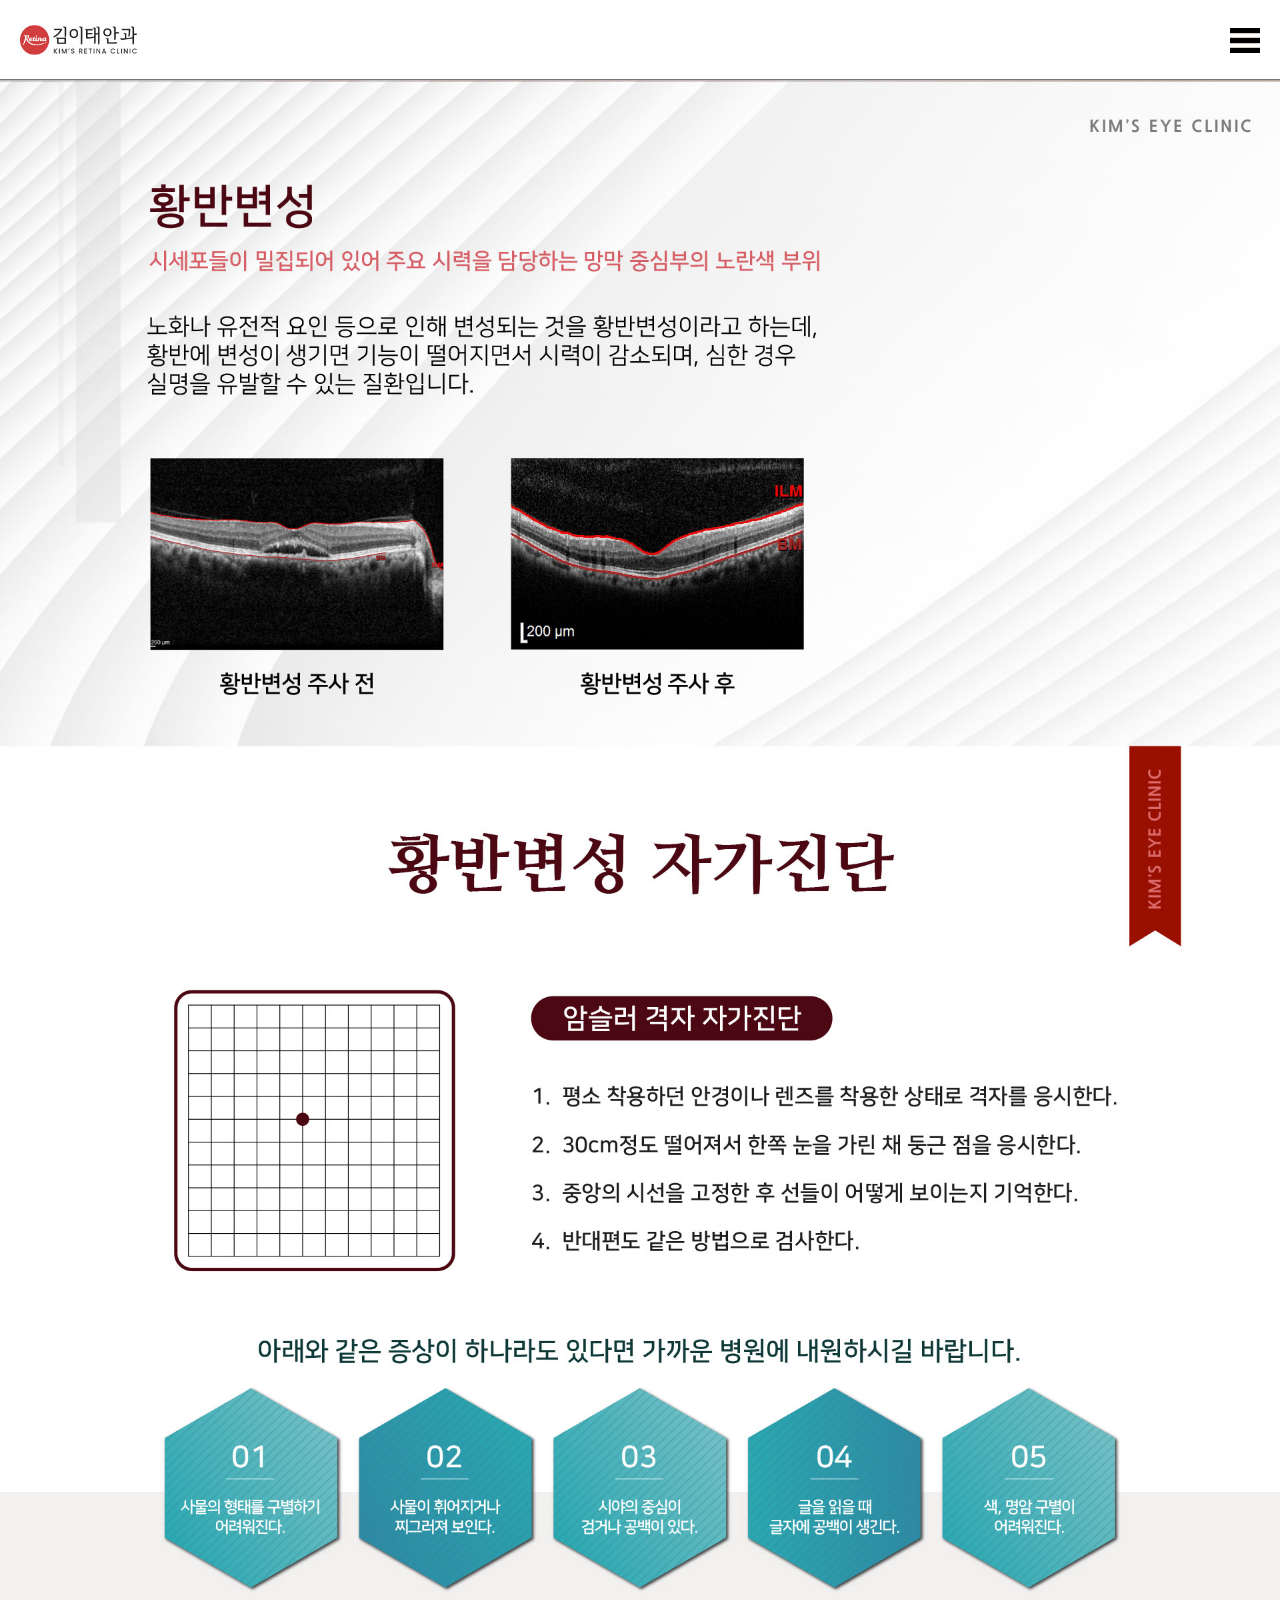
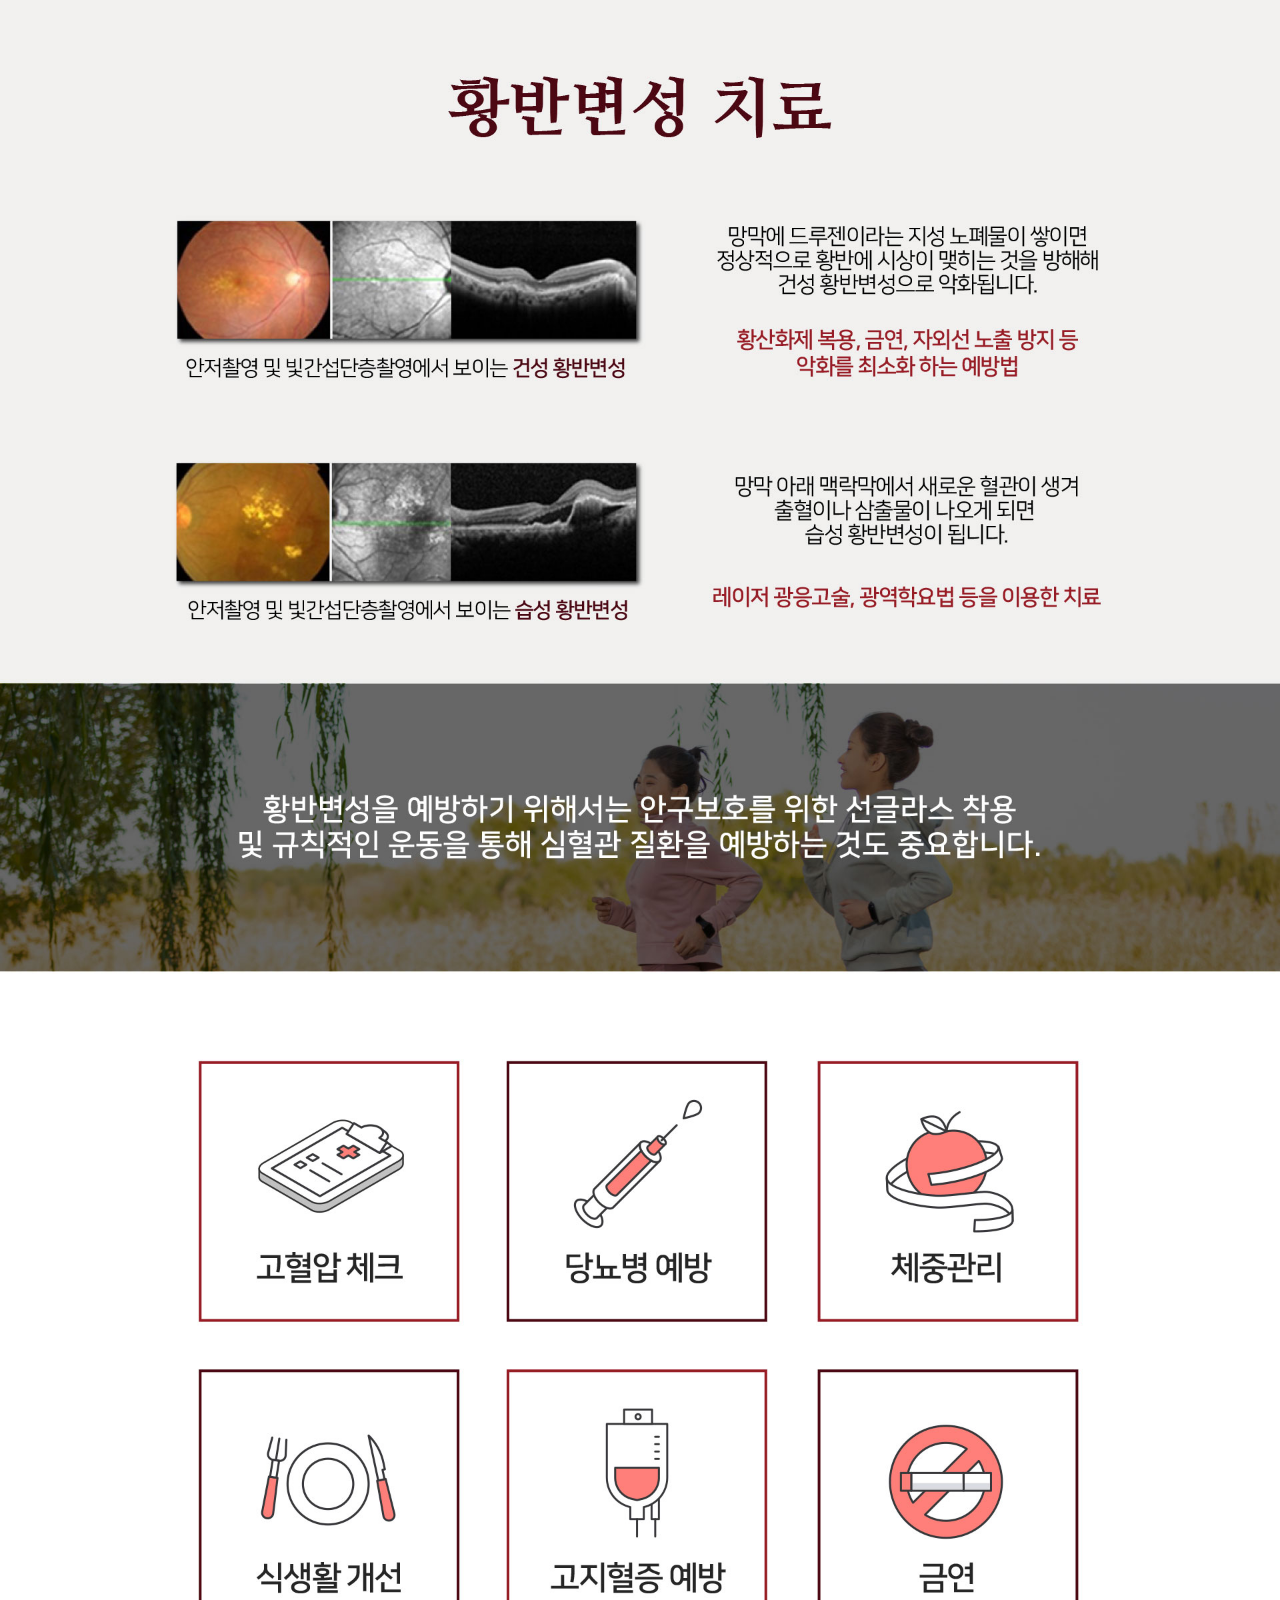
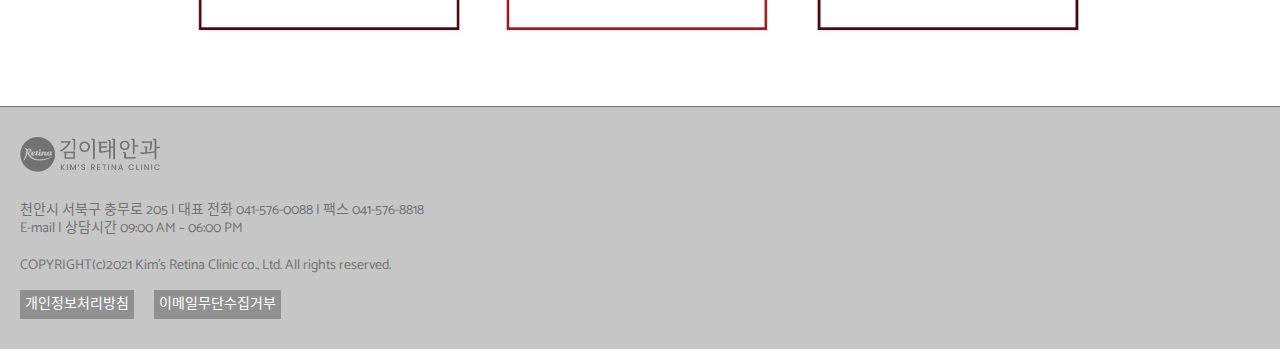
<file: 황반변성.html>
<!DOCTYPE html>
<html lang="ko" class="mains">
<head>
<meta charset="utf-8">
<meta name="viewport" content="width=device-width, initial-scale=1.0, maximum-scale=1.0, user-scalable=no">
<meta name="description" content="">
<meta name="keywords"    content="">
<title>김태안안과</title>
<link rel="stylesheet" href="https://unpkg.com/swiper/swiper-bundle.min.css"/>
<link rel="stylesheet" type="text/css" href="./common/css/common.css">
</head>
<body>
<div id="wrap">
	<div class="header">
    <div class="head">
      <h1><a href="./index.html"><img src="./images/common/logo.jpg" alt=""></a></h1>
      <div class="mobile">        
        <ul>
          <li><a href="당뇨망막증.html">당뇨망막증</a></li>
          <li><a href="황반변성.html">황반변성</a></li>
          <li><a href="망막혈관폐쇄증.html">망막혈관폐쇄증</a></li>
          <li><a href="망막전막.html">망막전막</a></li>
          <li><a href="황반원공.html">황반원공</a></li>
          <li><a href="중심성장액망막병증.html">중심성장액망막병증</a></li>
          <li><a href="망막박리.html">망막박리</a></li>
          <li><a href="백내장.html">백내장</a></li>
        </ul>
      </div>
      <button type="button" class="mo_btn"></button>
    </div>
  </div>
  <div class="content">
    <div class="imgs"><img src="./images/img_sub02_01.jpg" alt=""></div>
    <div class="imgs"><img src="./images/img_sub02_02.jpg" alt=""></div>
    <div class="imgs"><img src="./images/img_sub02_03.jpg" alt=""></div>
  </div>
  <div class="footer">
    <div class="foot">
      <h2><img src="./images/common/logo_footer.jpg" alt=""></h2>
      <p>
        천안시 서북구 충무로 205 | 대표 전화 041-576-0088 | 팩스 041-576-8818<br/>
        E-mail | 상담시간 09:00 AM ~ 06:00 PM<br/><br/>
        COPYRIGHT(c)2021 Kim's Retina Clinic co., Ltd. All rights reserved.
      </p>
      <div class="btns">
        <a href="#">개인정보처리방침</a>
        <a href="#">이메일무단수집거부</a>
      </div>
    </div>
  </div>
</div>


<script src="./common/js/jquery.js"></script>
<script src="./common/js/common.js"></script>
<script src="http://mattstow.com/experiment/responsive-image-maps/jquery.rwdImageMaps.min.js"></script>
<script>
	$(function(){
    $('img[usemap]').rwdImageMaps();
  });
</script>
</body>
</html>
</file>
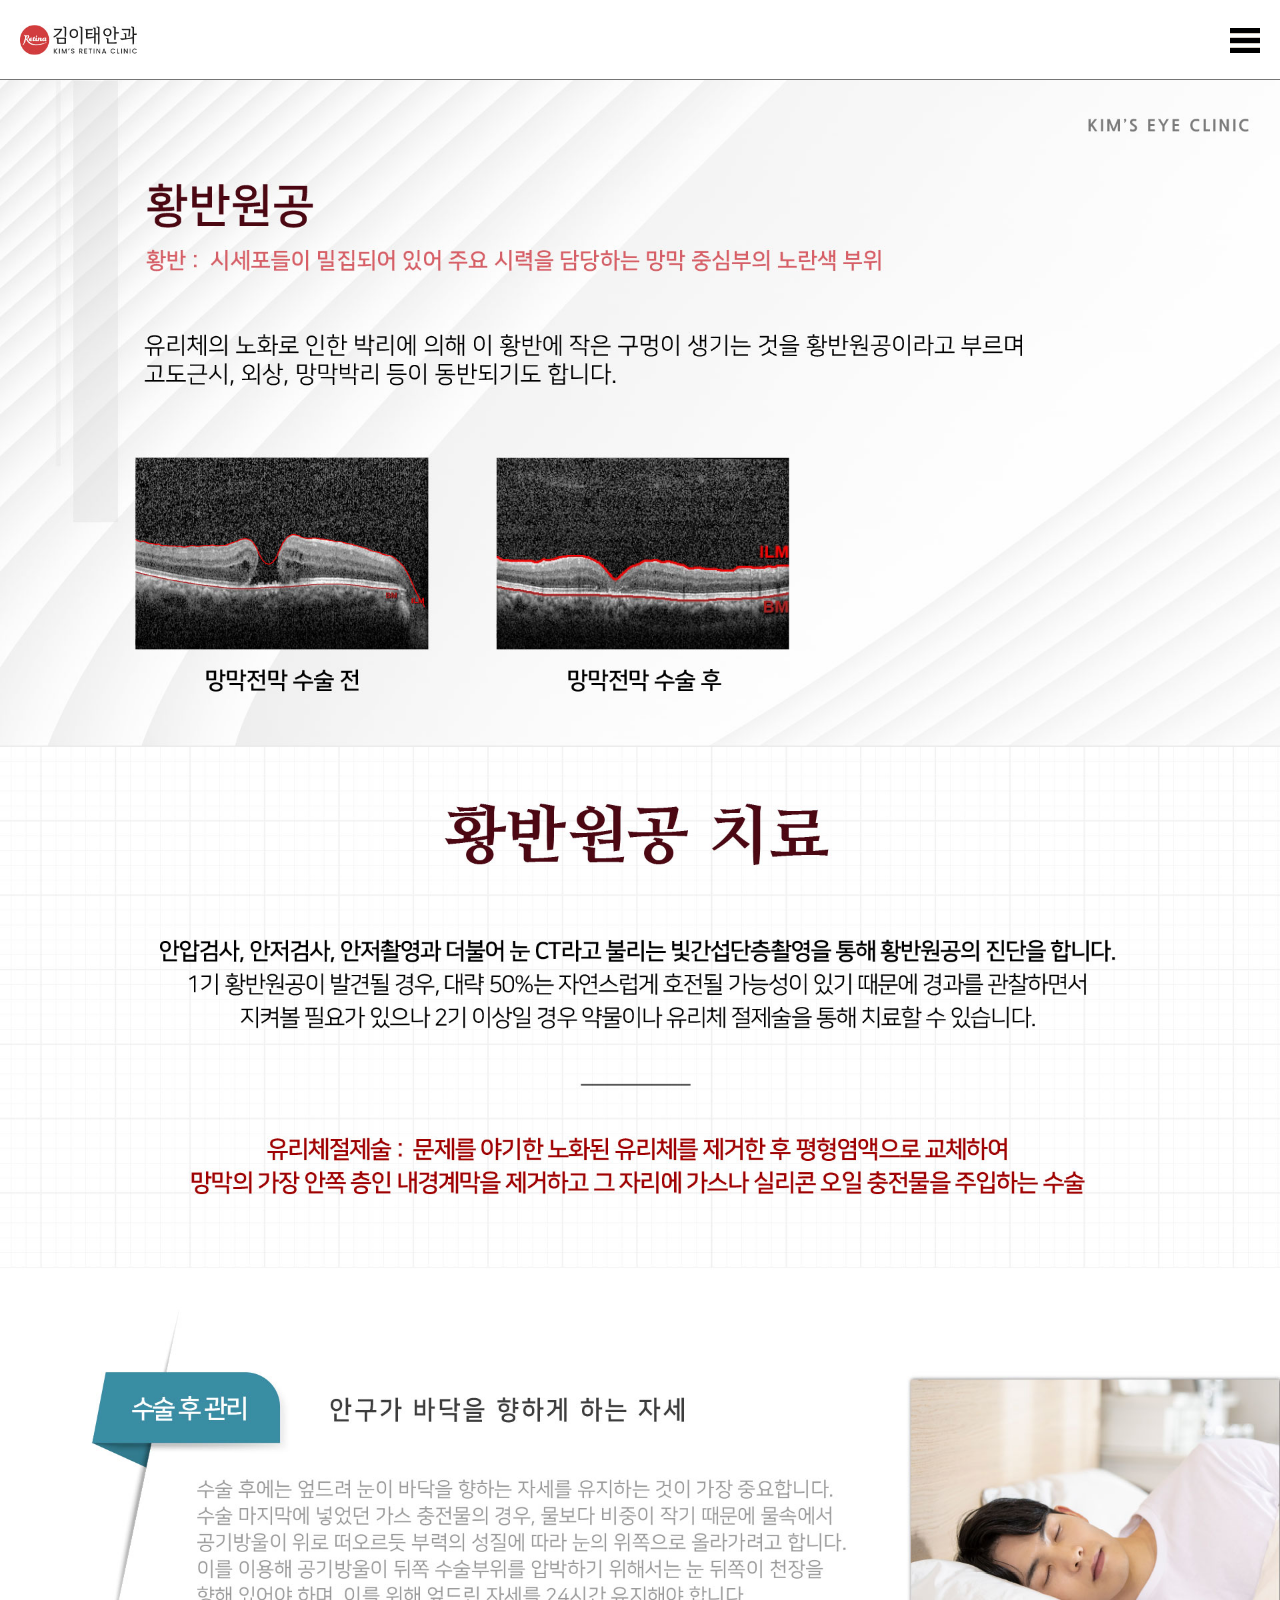
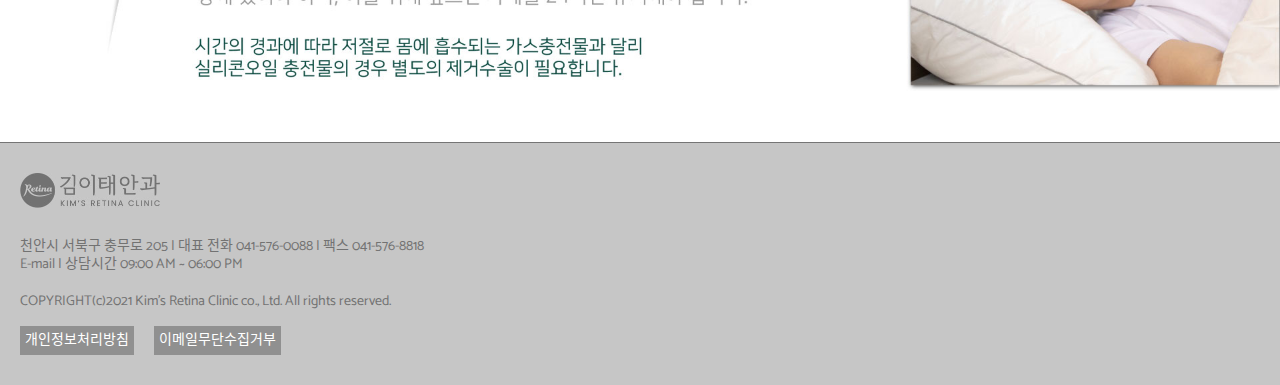
<file: 황반원공.html>
<!DOCTYPE html>
<html lang="ko" class="mains">
<head>
<meta charset="utf-8">
<meta name="viewport" content="width=device-width, initial-scale=1.0, maximum-scale=1.0, user-scalable=no">
<meta name="description" content="">
<meta name="keywords"    content="">
<title>김태안안과</title>
<link rel="stylesheet" href="https://unpkg.com/swiper/swiper-bundle.min.css"/>
<link rel="stylesheet" type="text/css" href="./common/css/common.css">
</head>
<body>
<div id="wrap">
	<div class="header">
    <div class="head">
      <h1><a href="./index.html"><img src="./images/common/logo.jpg" alt=""></a></h1>
      <div class="mobile">        
        <ul>
          <li><a href="당뇨망막증.html">당뇨망막증</a></li>
          <li><a href="황반변성.html">황반변성</a></li>
          <li><a href="망막혈관폐쇄증.html">망막혈관폐쇄증</a></li>
          <li><a href="망막전막.html">망막전막</a></li>
          <li><a href="황반원공.html">황반원공</a></li>
          <li><a href="중심성장액망막병증.html">중심성장액망막병증</a></li>
          <li><a href="망막박리.html">망막박리</a></li>
          <li><a href="백내장.html">백내장</a></li>
        </ul>
      </div>
      <button type="button" class="mo_btn"></button>
    </div>
  </div>
  <div class="content">
    <div class="imgs"><img src="./images/img_sub05_01.jpg" alt=""></div>
    <div class="imgs"><img src="./images/img_sub05_02.jpg" alt=""></div>
  </div>
  <div class="footer">
    <div class="foot">
      <h2><img src="./images/common/logo_footer.jpg" alt=""></h2>
      <p>
        천안시 서북구 충무로 205 | 대표 전화 041-576-0088 | 팩스 041-576-8818<br/>
        E-mail | 상담시간 09:00 AM ~ 06:00 PM<br/><br/>
        COPYRIGHT(c)2021 Kim's Retina Clinic co., Ltd. All rights reserved.
      </p>
      <div class="btns">
        <a href="#">개인정보처리방침</a>
        <a href="#">이메일무단수집거부</a>
      </div>
    </div>
  </div>
</div>


<script src="./common/js/jquery.js"></script>
<script src="./common/js/common.js"></script>
<script src="http://mattstow.com/experiment/responsive-image-maps/jquery.rwdImageMaps.min.js"></script>
<script>
	$(function(){
    $('img[usemap]').rwdImageMaps();
  });
</script>
</body>
</html>
</file>
<file: common/css/common.css>
@charset "utf-8";
/* Noto Sans KR (korean) http://www.google.com/fonts/earlyaccess */

@import url('https://fonts.googleapis.com/css2?family=Catamaran:wght@100;200;300;400;500;600;700;800;900&display=swap');
@import url('https://fonts.googleapis.com/css2?family=Montserrat:wght@100;200;300;400;500;600;700;800;900&display=swap');

@font-face {
  font-family: 'Noto Sans KR';
  font-style: normal;
  font-weight: 100;
/* unicode-range : U+AC00-U+D7A3; */
  src: url(../../common/fonts/NotoSansKR-Thin.woff2) format('woff2'),
       url(../../common/fonts/NotoSansKR-Thin.woff) format('woff'),
       url(../../common/fonts/NotoSansKR-Thin.otf) format('opentype');
}
@font-face {
  font-family: 'Noto Sans KR';
  font-style: normal;
  font-weight: 300;
  src: url(../../common/fonts/NotoSansKR-Light.woff2) format('woff2'),
       url(../../common/fonts/NotoSansKR-Light.woff) format('woff'),
       url(../../common/fonts/NotoSansKR-Light.otf) format('opentype');
}
@font-face {
   font-family: 'Noto Sans KR';
   font-style: normal;
   font-weight: 400;
/* .unicode-range : U+AC00-U+D7A3; */
   src: url(../../common/fonts/NotoSansKR-Regular.woff2) format('woff2'),
        url(../../common/fonts/NotoSansKR-Regular.woff) format('woff'),
        url(../../common/fonts/NotoSansKR-Regular.otf) format('opentype');
 }
@font-face {
   font-family: 'Noto Sans KR';
   font-style: normal;
   font-weight: 500;
/* unicode-range : U+AC00-U+D7A3; */
   src: url(../../common/fonts/NotoSansKR-Medium.woff2) format('woff2'),
        url(../../common/fonts/NotoSansKR-Medium.woff) format('woff'),
        url(../../common/fonts/NotoSansKR-Medium.otf) format('opentype');
 }
@font-face {
   font-family: 'Noto Sans KR';
   font-style: normal;
   font-weight: 700;
/* unicode-range : U+AC00-U+D7A3; */
   src: url(../../common/fonts/NotoSansKR-Bold.woff2) format('woff2'),
        url(../../common/fonts/NotoSansKR-Bold.woff) format('woff'),
        url(../../common/fonts/NotoSansKR-Bold.otf) format('opentype');
 }
@font-face {
   font-family: 'Noto Sans KR';
   font-style: normal;
   font-weight: 900;
	/* unicode-range : U+AC00-U+D7A3; */
   src: url(../../common/fonts/NotoSansKR-Black.woff2) format('woff2'),
        url(../../common/fonts/NotoSansKR-Black.woff) format('woff'),
        url(../../common/fonts/NotoSansKR-Black.otf) format('opentype');
 } 



/* default */
body,div,dl,dt,dd,ul,ol,li,h1,h2,h3,h4,h5,h6,form,fieldset,p,button,iframe,th,td{margin:0;padding:0; box-sizing:border-box;}
article,aside,details,figcaption,figure,footer,header,hgroup,nav,section,summary{display:block;margin:0;padding:0; box-sizing:border-box;}
h1,h2,h3,h4,h5,h6,dt{font-weight:normal;}
img,fieldset,iframe,button{border:0 none;}
li{list-style:none;}
i, em, u, cite {font-style:normal;}
strong{font-weight:normal;}
img{}
a{color:#757575;text-decoration:none;outline-offset:-1px;}
.chrome a,
.safari a{outline-offset:-3px;}


html, body{height:100%; font-size:0; line-height:0;}
body{overflow-x:hidden;word-break:keep-all;word-wrap:break-word;}
body.non-scroll {overflow-y:hidden;}

/* Form */
legend{position: absolute; top: 0; left: 0; width: 0; height: 0; overflow: hidden; visibility: hidden; font-size: 0; line-height: 0;}
select, input, textarea {outline:0;}
select, input, label{vertical-align:middle}
button{border:0 none;cursor:pointer;background:none;font-family: 'Noto Sans KR';}

select::-ms-expand { display: none; }
select::-moz-focus-inner { border: 0; padding: 0; }
select:-moz-focusring { color: transparent; text-shadow: 0 0 0 #000; }
select{font-family: 'Noto Sans KR';}
input{font-family: 'Noto Sans KR';}
table {border-collapse: collapse; table-layout:fixed; width:100%;}
textarea {font-family: 'Noto Sans KR';}
*:focus {
    outline: 0;
}



body {font-family:'Catamaran', 'Noto Sans KR'; font-weight: 400; font-size:0; line-height:0; background:#fff;}
a {font-family:'Catamaran', 'Noto Sans KR'; font-weight: 400; font-size:0; line-height:0;}
button {font-family:'Catamaran', 'Noto Sans KR'; font-weight: 400; font-size:0; line-height:0;}
textarea {resize: none;}

#wrap {padding-top:100px;}
.header {height:100px; position: fixed; left:0; top:0; width:100%; z-index:20; padding:0 30px; background:#fff; border-bottom:1px solid #757575;}
.header .head {width:1280px; margin:0 auto; display:flex; align-items: center; justify-content: space-between; height:100px;}
.header .mo_btn {display:none;}
.header ul {display:flex; align-items: center;}
.header ul li a {font-size:20px; line-height:1.2; color:#000; font-weight:bold;}
.header ul li + li {margin-left:40px;}
.header ul li a:hover {color:#d23d3e;}


.content {width:1280px; margin:0 auto;}
.content .imgs img {width:100%;}

.footer {background:#c6c6c6; border-top:1px solid #757575;}
.footer .foot {width:1280px; margin:0 auto; padding:60px 50px; position: relative;}
.footer .foot p {font-size:14px; line-height:1.3; color:#727272; margin-top:30px;}
.footer .foot .btns {position: absolute; right:0; top:80px;}
.footer .foot .btns a {display:inline-block; padding:10px; font-size:15px; line-height:1.4; color:#fff; background:#909090; margin-left:20px;}
   
@media all and (max-width:1280px) { 
   #wrap {padding-top:80px;}
   .header {height:80px; position: fixed; left:0; top:0; width:100%; z-index:20; padding:0 20px; background:#fff; border-bottom:1px solid #757575;}
   .header .head {width:auto; margin:0 auto; display:flex; align-items: center; justify-content: space-between; height:80px;}
   .header .head h1 img {height:30px;}
   .header .mobile {position: fixed; right:-100%; top:0; width:80vw; height:100vh; background:#fff; transition: all 0.5s;}
   .header .mo_btn {display:inline-block; width:30px; height:30px; background:url(../../images/common/btn_mobile.jpg) no-repeat; background-size:100% auto; position: absolute; right:20px; top:28px;}
   .header ul {display:block; padding:20px; padding-top:50px;}
   .header ul li a {font-size:20px; line-height:1.2; color:#000; font-weight:bold;}
   .header ul li + li {margin-left:0px; margin-top:15px;}
   .header ul li a:hover {color:#d23d3e;}
   .header.open_mo {}
   .header.open_mo .mo_btn { background:url(../../images/common/btn_gnb_close.png) no-repeat; background-size:100% auto;}
   .header.open_mo .mobile {right:0;}
   .header.open_mo::before {content:''; position: absolute; right:0; top:0; width:100vw; height:100vh; background:#000; opacity: 0.3;}

   .content {width:100%; margin:0 auto;}
   .content .imgs img {width:100%;}

   .footer {background:#c6c6c6; border-top:1px solid #757575;}
   .footer .foot {width:1280px; margin:0 auto; padding:30px 20px; position: relative;}
   .footer .foot p {font-size:14px; line-height:1.3; color:#727272; margin-top:30px;}
   .footer .foot img {height:35px;}
   .footer .foot .btns {position: static; margin-top:15px;}
   .footer .foot .btns a {display:inline-block; padding:5px; font-size:14px; line-height:1.4; color:#fff; background:#909090; margin-left:0px; margin-right:20px;}


}
</file>
